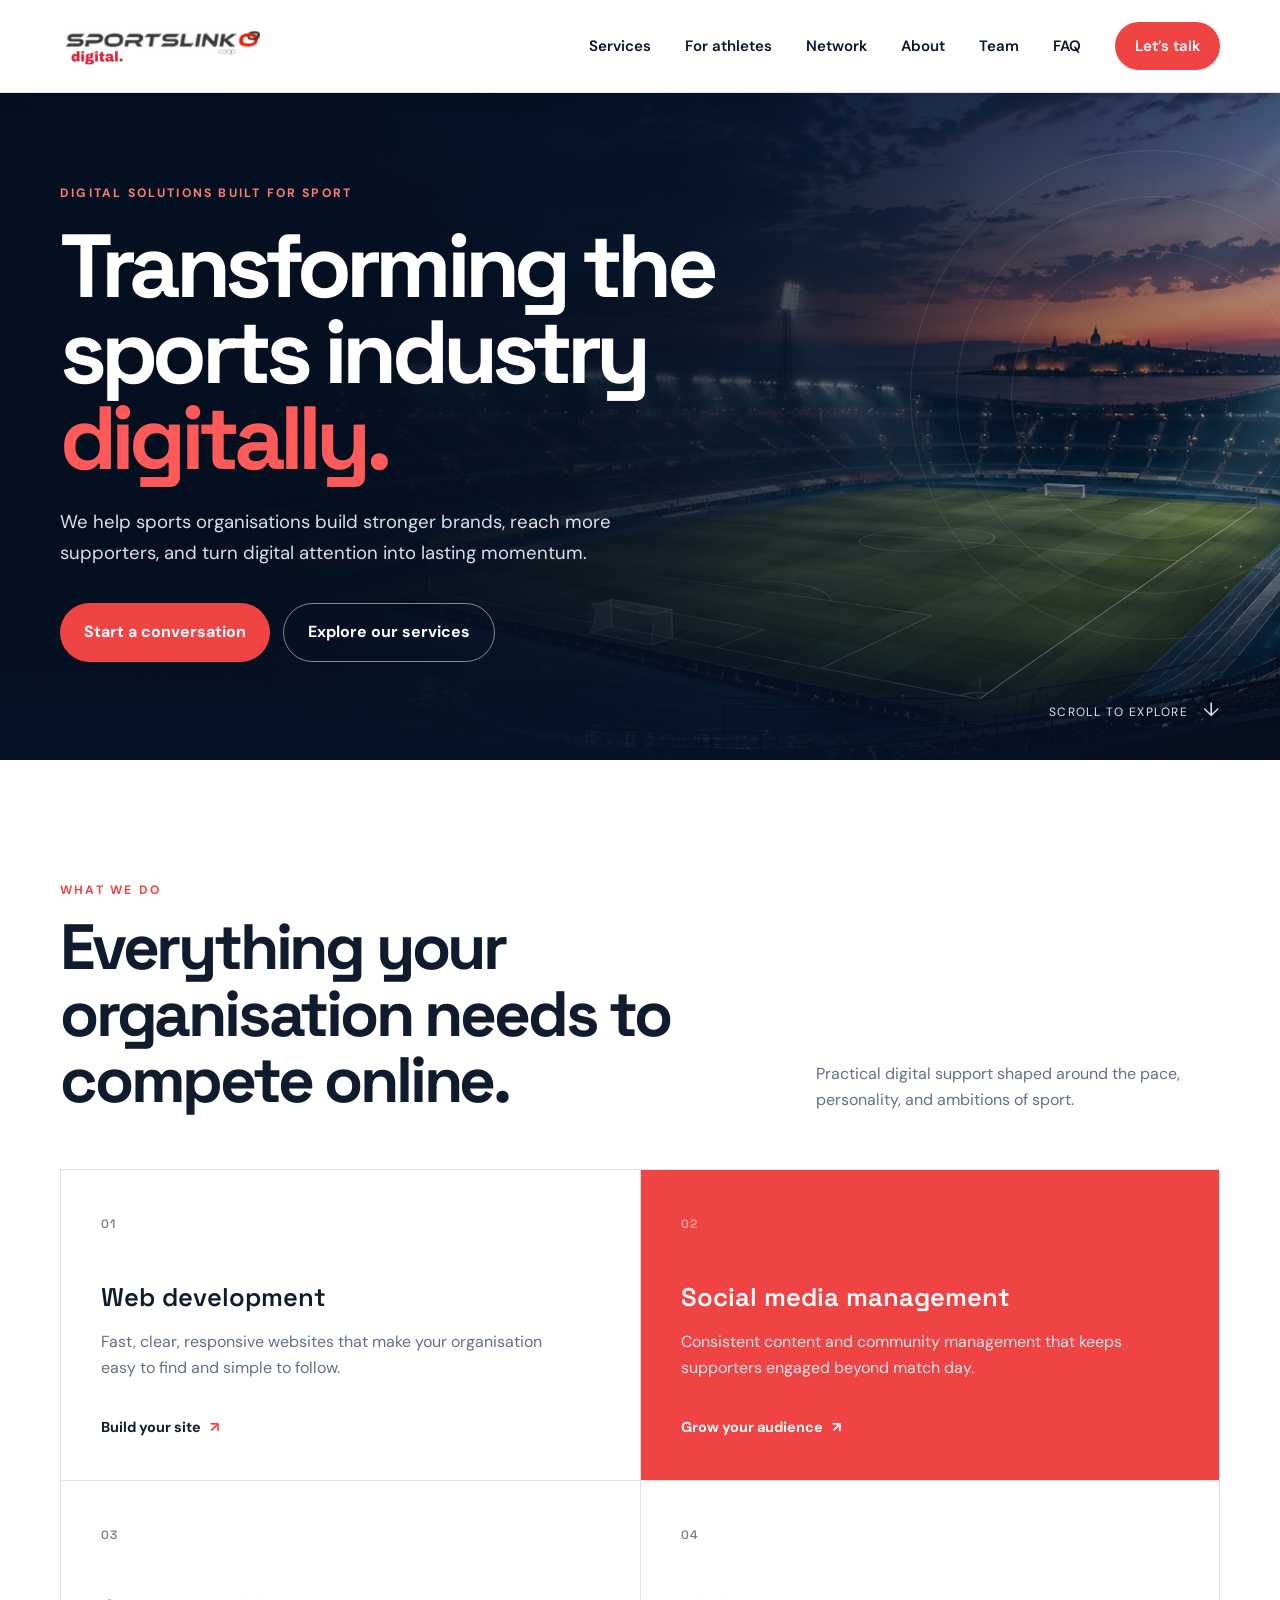
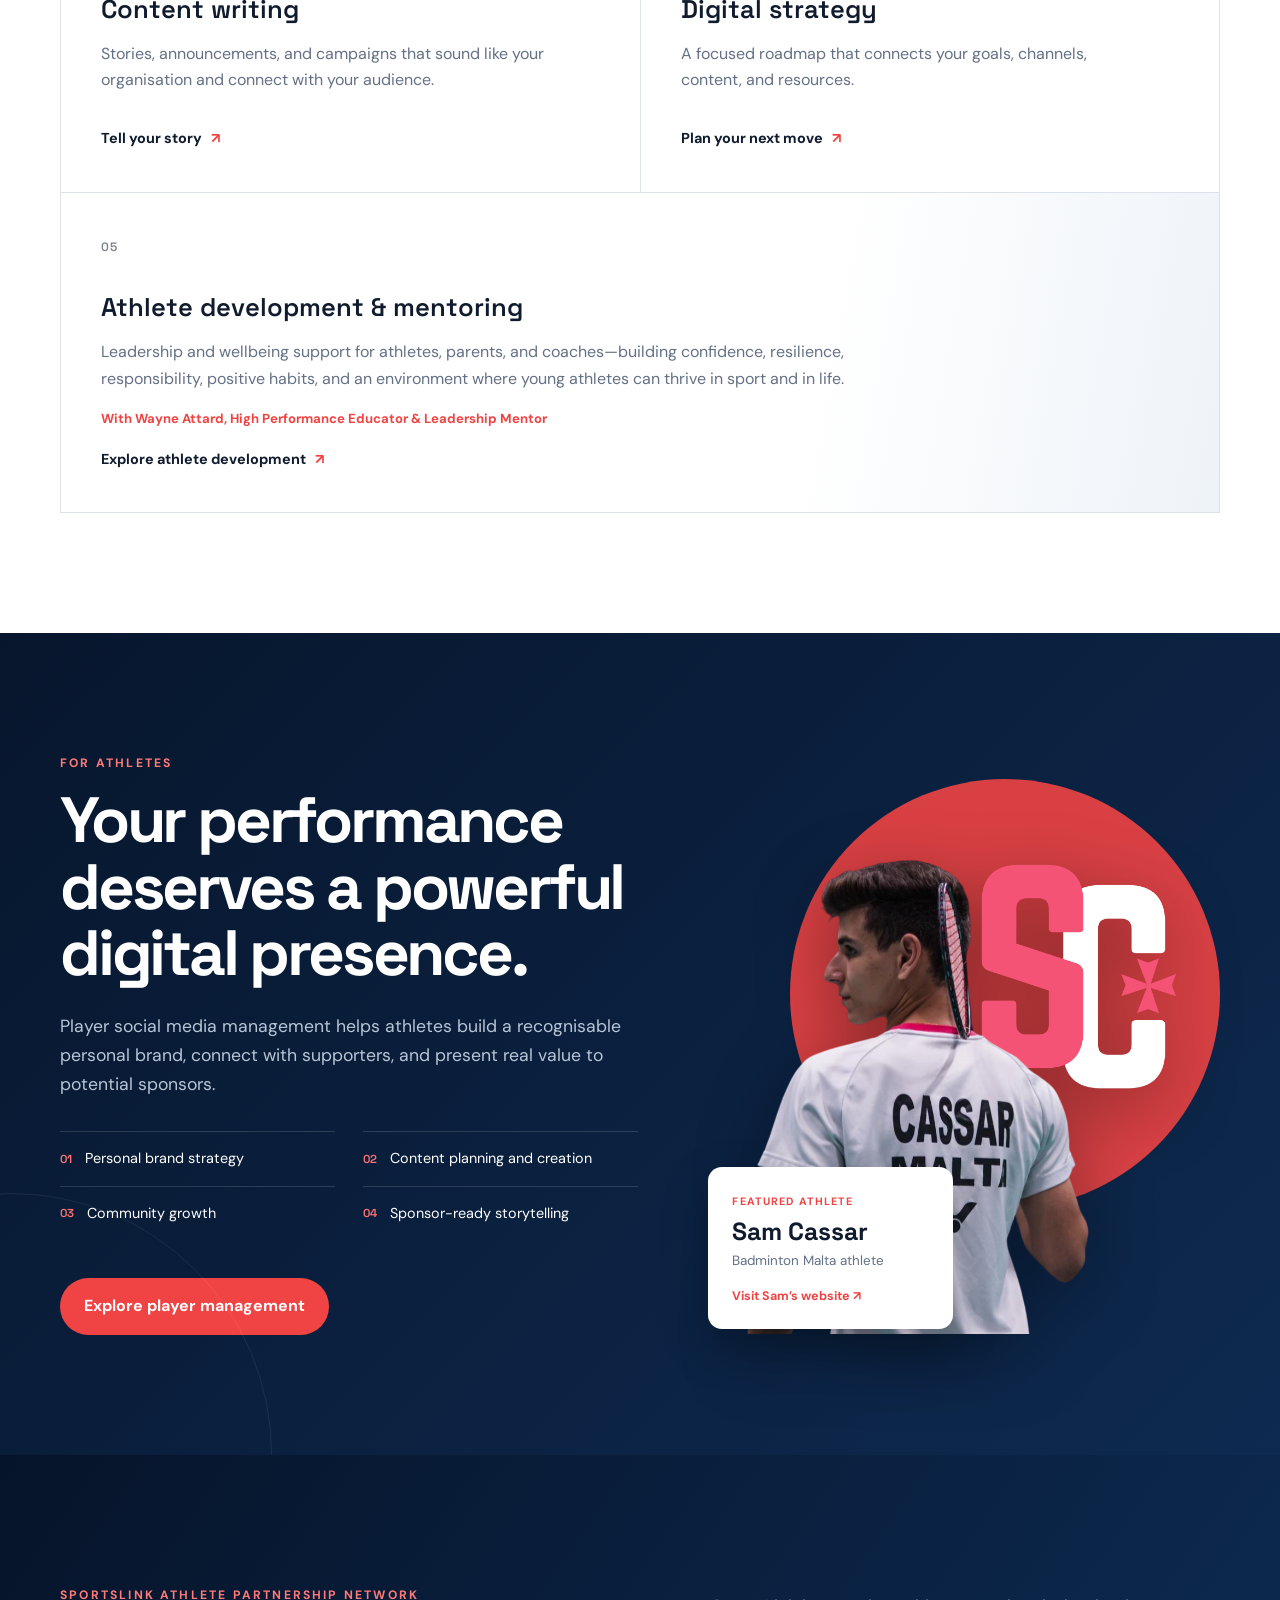
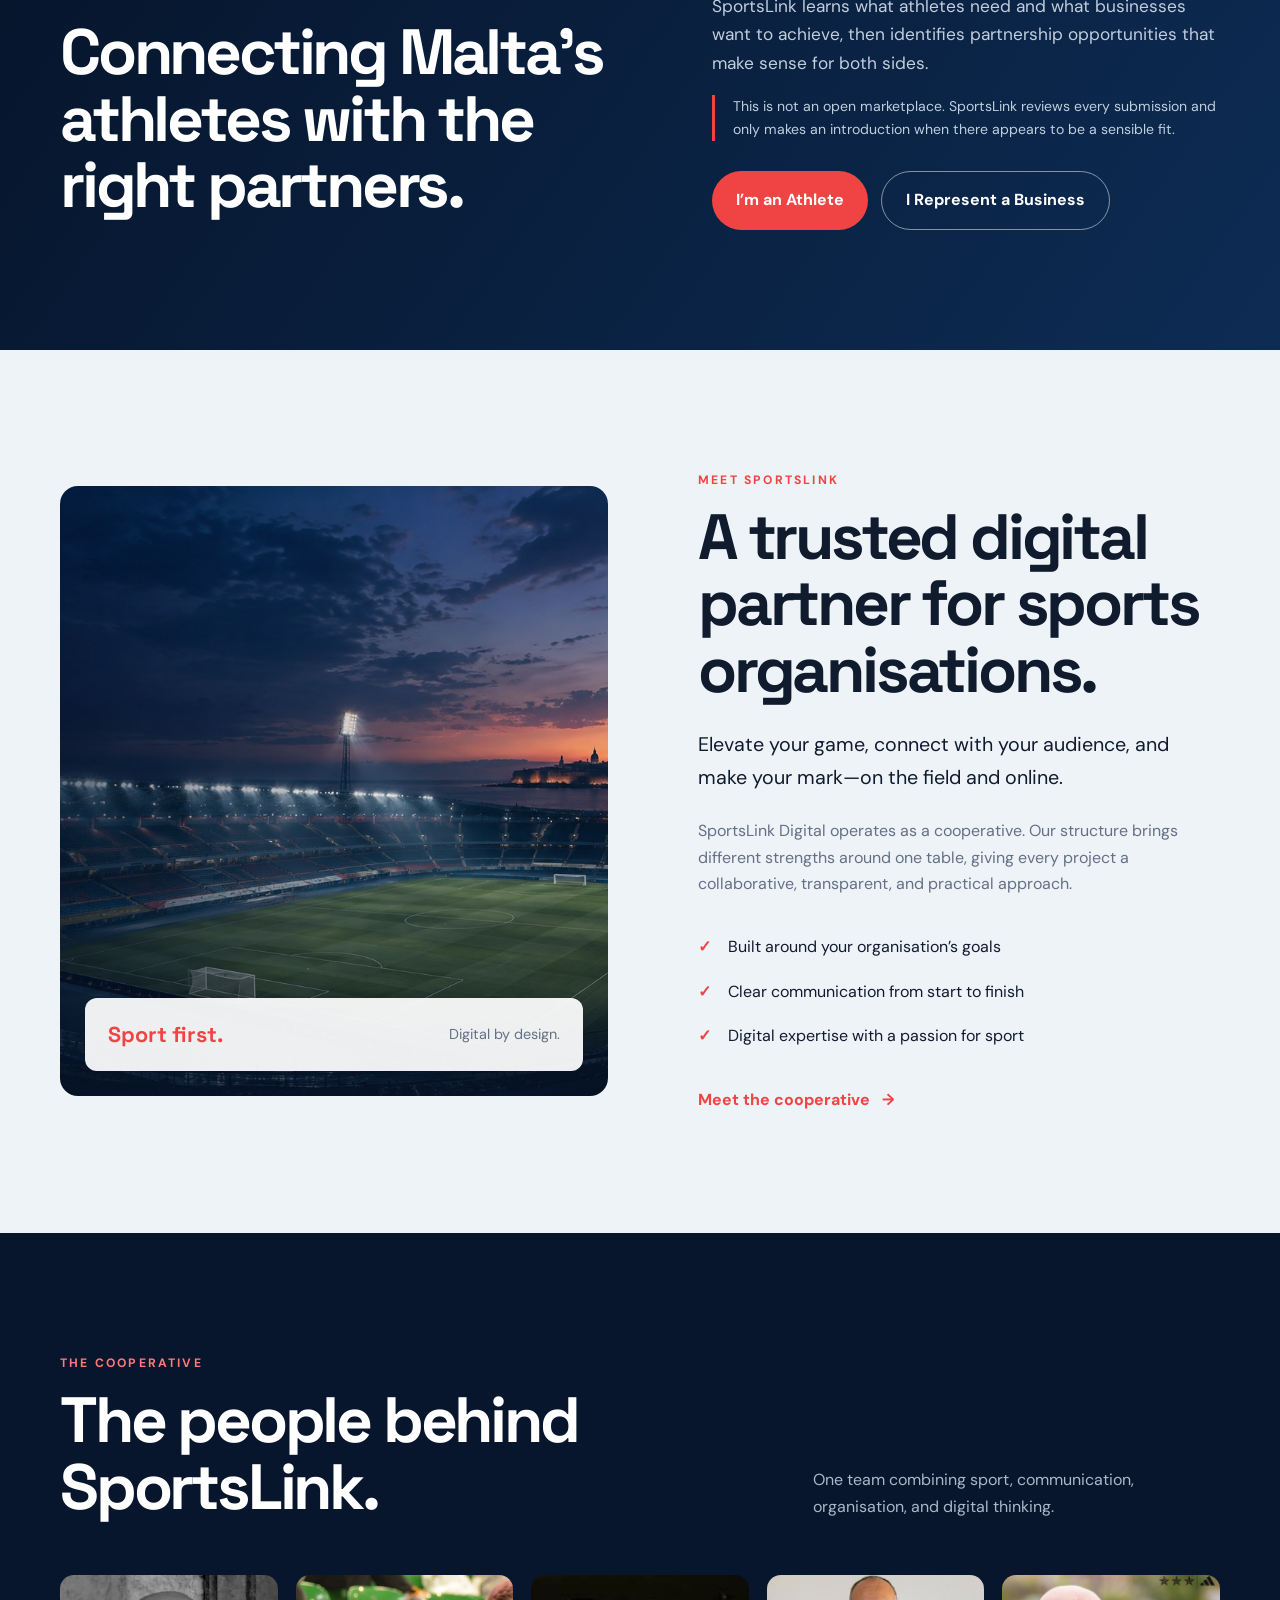
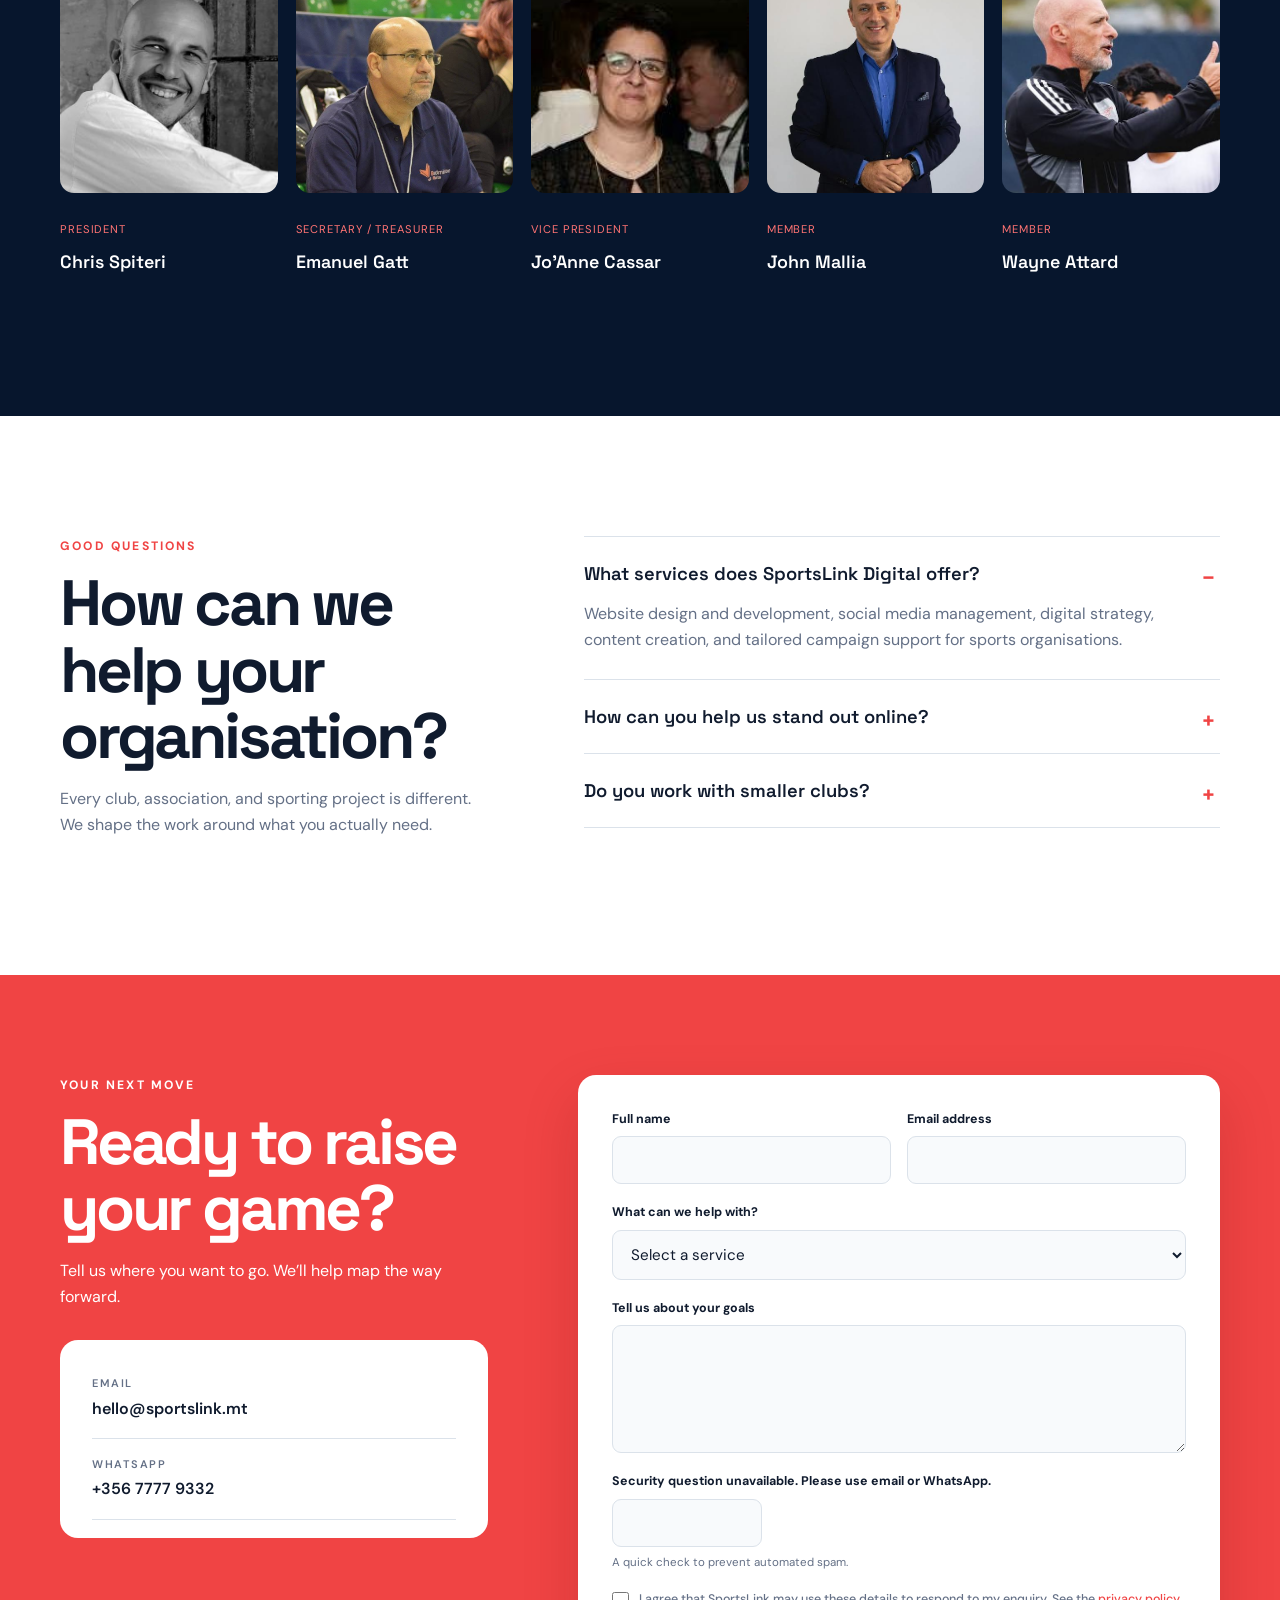
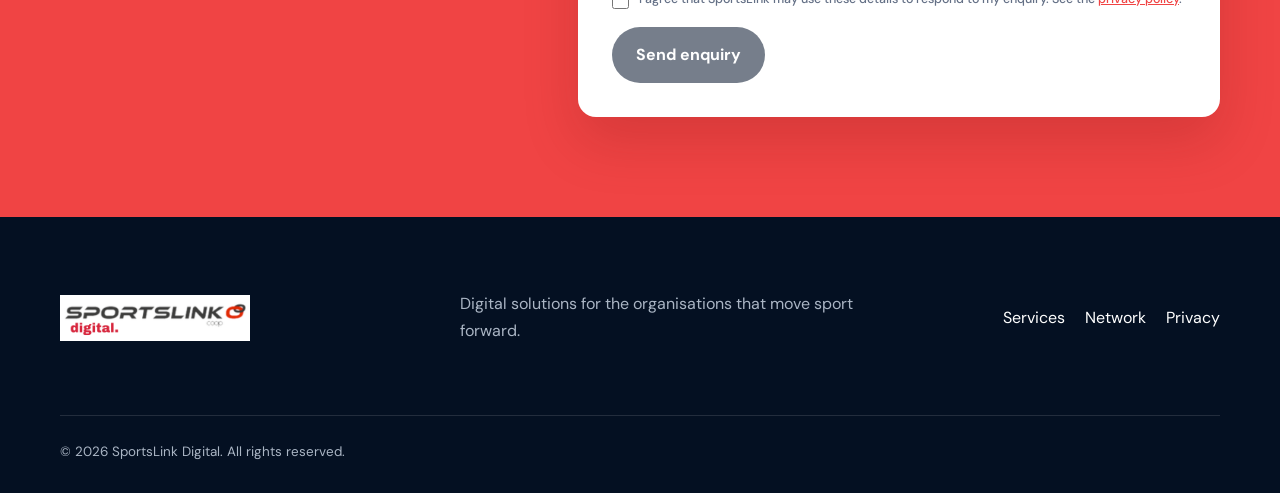
<file: index.html>
<!doctype html>
<html lang="en">
<head>
  <meta charset="utf-8">
  <meta name="viewport" content="width=device-width, initial-scale=1">
  <meta name="description" content="SportsLink Digital helps sports organisations and athletes in Malta grow through websites, social media, content, strategy, and development.">
  <meta name="theme-color" content="#091932">
  <link rel="canonical" href="https://sportslink.mt/">
  <title>Sports Marketing &amp; Digital Services Malta | SportsLink</title>
  <link rel="icon" href="assets/images/logo.png">
  <link rel="preload" href="assets/images/hero-v2.jpg" as="image">
  <link rel="stylesheet" href="assets/styles.css?v=10">
</head>
<body>
  <a class="skip-link" href="#main">Skip to content</a>
  <header class="site-header" id="top">
    <div class="shell nav-wrap">
      <a class="brand" href="#top" aria-label="SportsLink Digital home">
        <img src="assets/images/logo.png" width="250" height="60" alt="SportsLink Digital">
      </a>
      <button class="menu-toggle" type="button" aria-expanded="false" aria-controls="site-nav">
        <span></span><span></span><span></span><span class="sr-only">Open menu</span>
      </button>
      <nav id="site-nav" aria-label="Main navigation">
        <a href="services.html">Services</a>
        <a href="player-social-media.html">For athletes</a>
        <a href="network/">Network</a>
        <a href="#about">About</a>
        <a href="#team">Team</a>
        <a href="#faq">FAQ</a>
        <a class="nav-cta" href="#contact">Let’s talk</a>
      </nav>
    </div>
  </header>

  <main id="main">
    <section class="hero">
      <div class="hero-shape" aria-hidden="true"></div>
      <div class="shell hero-content">
        <p class="eyebrow light">Digital solutions built for sport</p>
        <h1>Transforming the sports industry <em>digitally.</em></h1>
        <p class="hero-copy">We help sports organisations build stronger brands, reach more supporters, and turn digital attention into lasting momentum.</p>
        <div class="button-row">
          <a class="button primary" href="#contact">Start a conversation</a>
          <a class="button secondary" href="#services">Explore our services</a>
        </div>
      </div>
      <a class="scroll-cue" href="#services">Scroll to explore <span>↓</span></a>
    </section>

    <section class="section services" id="services">
      <div class="shell">
        <div class="section-heading">
          <div>
            <p class="eyebrow">What we do</p>
            <h2>Everything your organisation needs to compete online.</h2>
          </div>
          <p>Practical digital support shaped around the pace, personality, and ambitions of sport.</p>
        </div>
        <div class="service-grid">
          <article class="service-card">
            <span class="service-number">01</span>
            <h3>Web development</h3>
            <p>Fast, clear, responsive websites that make your organisation easy to find and simple to follow.</p>
            <a href="services.html#web">Build your site <span aria-hidden="true">↗</span></a>
          </article>
          <article class="service-card featured">
            <span class="service-number">02</span>
            <h3>Social media management</h3>
            <p>Consistent content and community management that keeps supporters engaged beyond match day.</p>
            <a href="services.html#social">Grow your audience <span aria-hidden="true">↗</span></a>
          </article>
          <article class="service-card">
            <span class="service-number">03</span>
            <h3>Content writing</h3>
            <p>Stories, announcements, and campaigns that sound like your organisation and connect with your audience.</p>
            <a href="services.html#content">Tell your story <span aria-hidden="true">↗</span></a>
          </article>
          <article class="service-card">
            <span class="service-number">04</span>
            <h3>Digital strategy</h3>
            <p>A focused roadmap that connects your goals, channels, content, and resources.</p>
            <a href="services.html#strategy">Plan your next move <span aria-hidden="true">↗</span></a>
          </article>
          <article class="service-card service-card-wide">
            <span class="service-number">05</span>
            <h3>Athlete development &amp; mentoring</h3>
            <p>Leadership and wellbeing support for athletes, parents, and coaches—building confidence, resilience, responsibility, positive habits, and an environment where young athletes can thrive in sport and in life.</p>
            <p class="service-byline">With Wayne Attard, High Performance Educator &amp; Leadership Mentor</p>
            <a href="athlete-development.html">Explore athlete development <span aria-hidden="true">↗</span></a>
          </article>
        </div>
      </div>
    </section>

    <section class="section player-social" id="players">
      <div class="shell player-grid">
        <div class="player-copy">
          <p class="eyebrow light">For athletes</p>
          <h2>Your performance deserves a powerful digital presence.</h2>
          <p class="player-lead">Player social media management helps athletes build a recognisable personal brand, connect with supporters, and present real value to potential sponsors.</p>
          <div class="player-services">
            <div><strong>01</strong><span>Personal brand strategy</span></div>
            <div><strong>02</strong><span>Content planning and creation</span></div>
            <div><strong>03</strong><span>Community growth</span></div>
            <div><strong>04</strong><span>Sponsor-ready storytelling</span></div>
          </div>
          <a class="button primary" href="player-social-media.html">Explore player management</a>
        </div>
        <div class="player-feature">
          <div class="player-halo" aria-hidden="true"></div>
          <img src="assets/images/sam-cassar.png" width="900" height="900" loading="lazy" alt="Badminton athlete Sam Cassar representing Malta">
          <div class="player-label">
            <span>Featured athlete</span>
            <h3>Sam Cassar</h3>
            <p>Badminton Malta athlete</p>
            <a href="https://samcassar.com" target="_blank" rel="noopener">Visit Sam’s website <span aria-hidden="true">↗</span></a>
          </div>
        </div>
      </div>
    </section>

    <section class="section network-home" aria-labelledby="network-home-title">
      <div class="shell network-home-grid">
        <div>
          <p class="eyebrow light">SportsLink Athlete Partnership Network</p>
          <h2 id="network-home-title">Connecting Malta’s athletes with the right partners.</h2>
        </div>
        <div class="network-home-copy">
          <p>SportsLink learns what athletes need and what businesses want to achieve, then identifies partnership opportunities that make sense for both sides.</p>
          <p class="network-home-note">This is not an open marketplace. SportsLink reviews every submission and only makes an introduction when there appears to be a sensible fit.</p>
          <div class="button-row">
            <a class="button primary" href="network/?route=athlete#network-form">I’m an Athlete</a>
            <a class="button secondary" href="network/?route=business#network-form">I Represent a Business</a>
          </div>
        </div>
      </div>
    </section>

    <section class="section about" id="about">
      <div class="shell about-grid">
        <div class="about-visual" aria-label="Sports stadium under lights">
          <div class="stat"><strong>Sport first.</strong><span>Digital by design.</span></div>
        </div>
        <div class="about-copy">
          <p class="eyebrow">Meet SportsLink</p>
          <h2>A trusted digital partner for sports organisations.</h2>
          <p class="lead">Elevate your game, connect with your audience, and make your mark—on the field and online.</p>
          <p>SportsLink Digital operates as a cooperative. Our structure brings different strengths around one table, giving every project a collaborative, transparent, and practical approach.</p>
          <ul class="ticks">
            <li>Built around your organisation’s goals</li>
            <li>Clear communication from start to finish</li>
            <li>Digital expertise with a passion for sport</li>
          </ul>
          <a class="text-link" href="#team">Meet the cooperative <span aria-hidden="true">→</span></a>
        </div>
      </div>
    </section>

    <section class="section team" id="team">
      <div class="shell">
        <p class="eyebrow light">The cooperative</p>
        <div class="team-heading">
          <h2>The people behind SportsLink.</h2>
          <p>One team combining sport, communication, organisation, and digital thinking.</p>
        </div>
        <div class="team-grid">
          <article><img src="assets/images/team/chris-spiteri.png" alt="Chris Spiteri" width="465" height="465" loading="lazy"><span>President</span><h3>Chris Spiteri</h3></article>
          <article><img src="assets/images/team/emanuel-gatt.png" alt="Emanuel Gatt" width="750" height="750" loading="lazy"><span>Secretary / Treasurer</span><h3>Emanuel Gatt</h3></article>
          <article><img src="assets/images/team/joanne-cassar.png" alt="Jo’Anne Cassar" width="200" height="188" loading="lazy"><span>Vice President</span><h3>Jo’Anne Cassar</h3></article>
          <article><img src="assets/images/team/john-mallia.png" alt="John Mallia" width="523" height="587" loading="lazy"><span>Member</span><h3>John Mallia</h3></article>
          <article><img src="assets/images/team/wayne-attard.png" alt="Wayne Attard" width="447" height="447" loading="lazy"><span>Member</span><h3>Wayne Attard</h3></article>
        </div>
      </div>
    </section>

    <section class="section faq" id="faq">
      <div class="shell faq-grid">
        <div>
          <p class="eyebrow">Good questions</p>
          <h2>How can we help your organisation?</h2>
          <p>Every club, association, and sporting project is different. We shape the work around what you actually need.</p>
        </div>
        <div class="accordion">
          <details open>
            <summary>What services does SportsLink Digital offer?</summary>
            <p>Website design and development, social media management, digital strategy, content creation, and tailored campaign support for sports organisations.</p>
          </details>
          <details>
            <summary>How can you help us stand out online?</summary>
            <p>We clarify your message, strengthen your visual presence, and create consistent digital experiences that help supporters and sponsors connect with you.</p>
          </details>
          <details>
            <summary>Do you work with smaller clubs?</summary>
            <p>Yes. The right approach depends on your goals and resources, not the size of your organisation. Contact us and we’ll identify the most useful starting point.</p>
          </details>
        </div>
      </div>
    </section>

    <section class="contact" id="contact">
      <div class="shell contact-grid">
        <div class="contact-intro">
          <p class="eyebrow light">Your next move</p>
          <h2>Ready to raise your game?</h2>
          <p>Tell us where you want to go. We’ll help map the way forward.</p>
          <div class="contact-card">
            <a href="mailto:hello@sportslink.mt"><span>Email</span>hello@sportslink.mt</a>
            <a href="https://wa.me/35677779332" target="_blank" rel="noopener"><span>WhatsApp</span>+356 7777 9332</a>
          </div>
        </div>
        <form class="contact-form" action="contact.php" method="post">
          <p class="form-status" id="form-status" role="status" aria-live="polite"></p>
          <div class="form-row">
            <label>Full name<input type="text" name="name" autocomplete="name" maxlength="80" required></label>
            <label>Email address<input type="email" name="email" autocomplete="email" maxlength="120" required></label>
          </div>
          <label>What can we help with?
            <select name="service" required>
              <option value="">Select a service</option>
              <option>Web development</option>
              <option>Social media management</option>
              <option>Content writing</option>
              <option>Digital strategy</option>
              <option>Player social media management</option>
              <option>Athlete development and mentoring</option>
              <option>Something else</option>
            </select>
          </label>
          <label>Tell us about your goals<textarea name="message" rows="5" minlength="10" maxlength="2000" required></textarea></label>
          <label class="captcha-field"><span id="captcha-question">Loading security question…</span><input type="number" name="captcha" inputmode="numeric" min="0" max="30" required aria-describedby="captcha-help"><small id="captcha-help">A quick check to prevent automated spam.</small></label>
          <label class="consent"><input type="checkbox" name="privacy" value="yes" required><span>I agree that SportsLink may use these details to respond to my enquiry. See the <a href="privacy.html">privacy policy</a>.</span></label>
          <div class="website-field" aria-hidden="true"><label>Website<input type="text" name="website" tabindex="-1" autocomplete="off"></label></div>
          <button class="button form-button" type="submit">Send enquiry</button>
        </form>
      </div>
    </section>
  </main>

  <footer>
    <div class="shell footer-grid">
      <img src="assets/images/logo.png" width="250" height="60" alt="SportsLink Digital">
      <p>Digital solutions for the organisations that move sport forward.</p>
      <div class="footer-links"><a href="services.html">Services</a><a href="network/">Network</a><a href="privacy.html">Privacy</a></div>
      <p class="copyright">© <span id="year"></span> SportsLink Digital. All rights reserved.</p>
    </div>
  </footer>
  <script src="assets/site.js?v=6"></script>
</body>
</html>
</file>
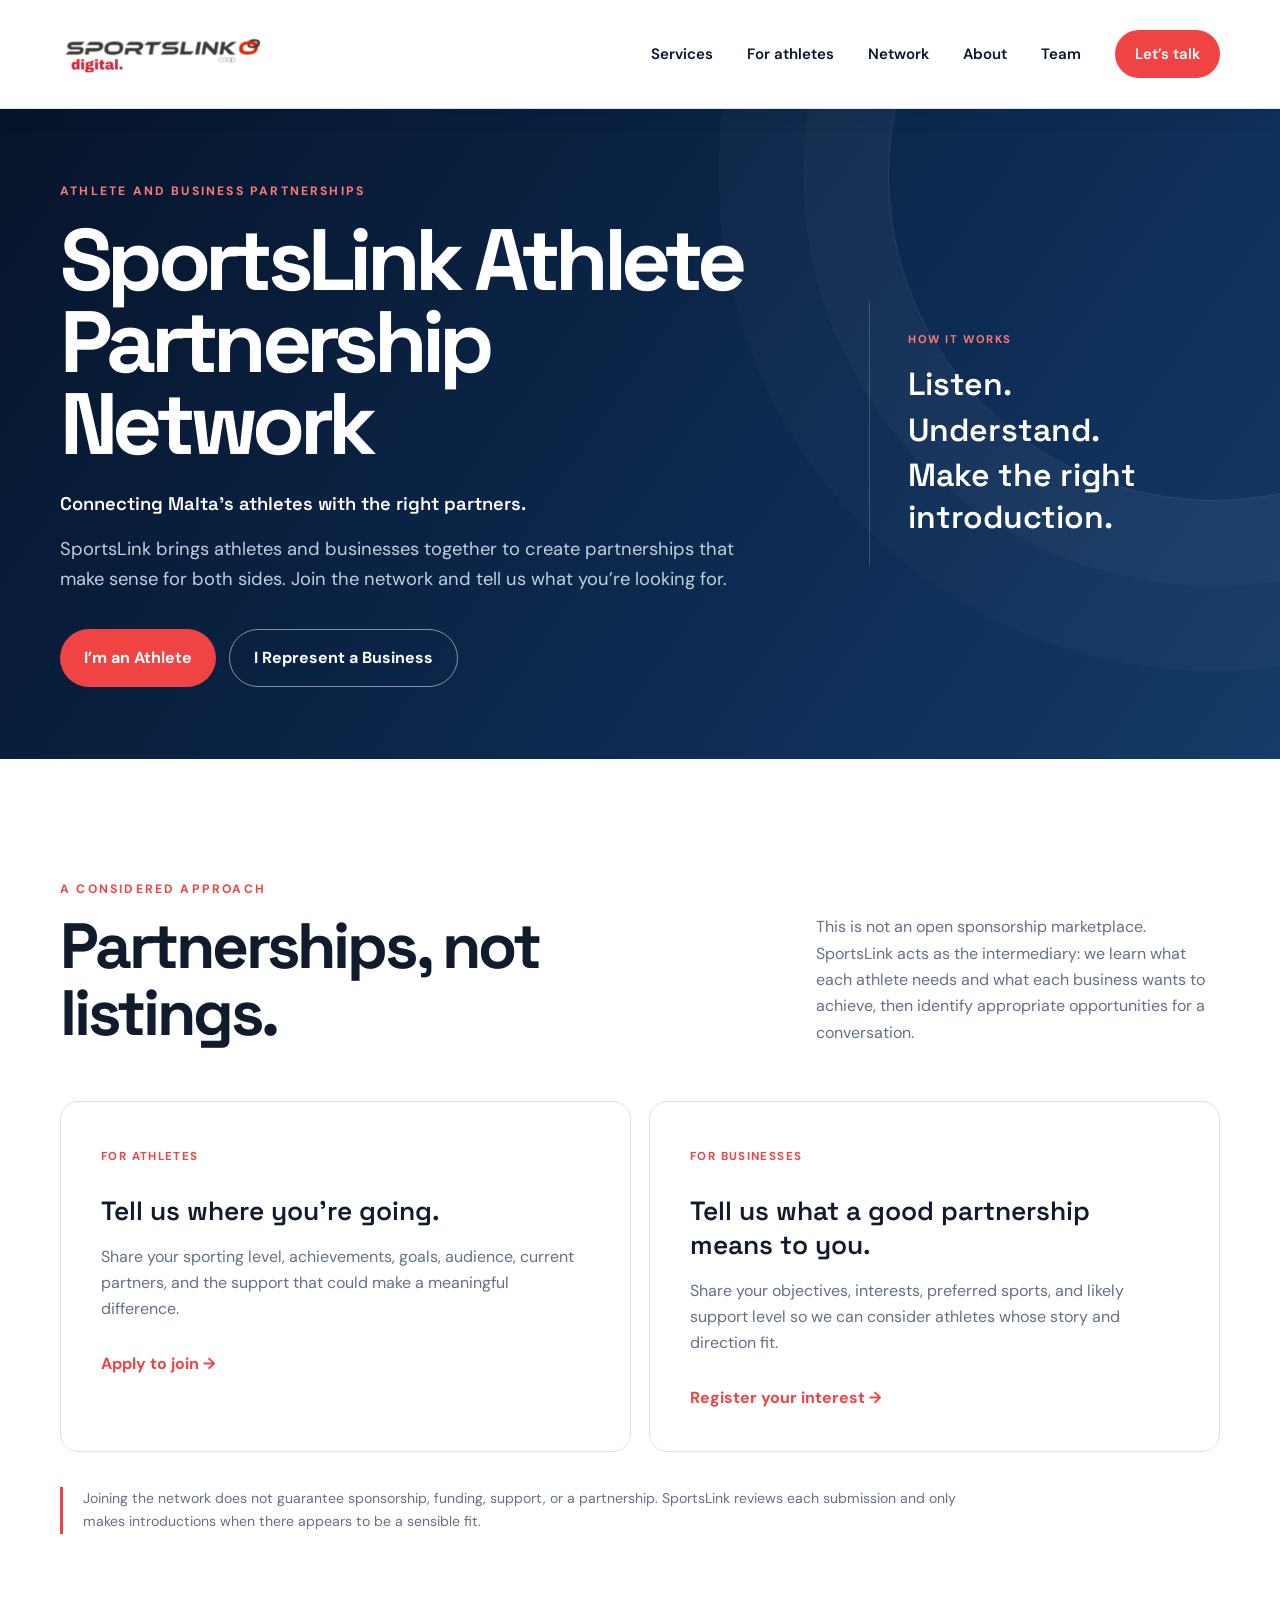
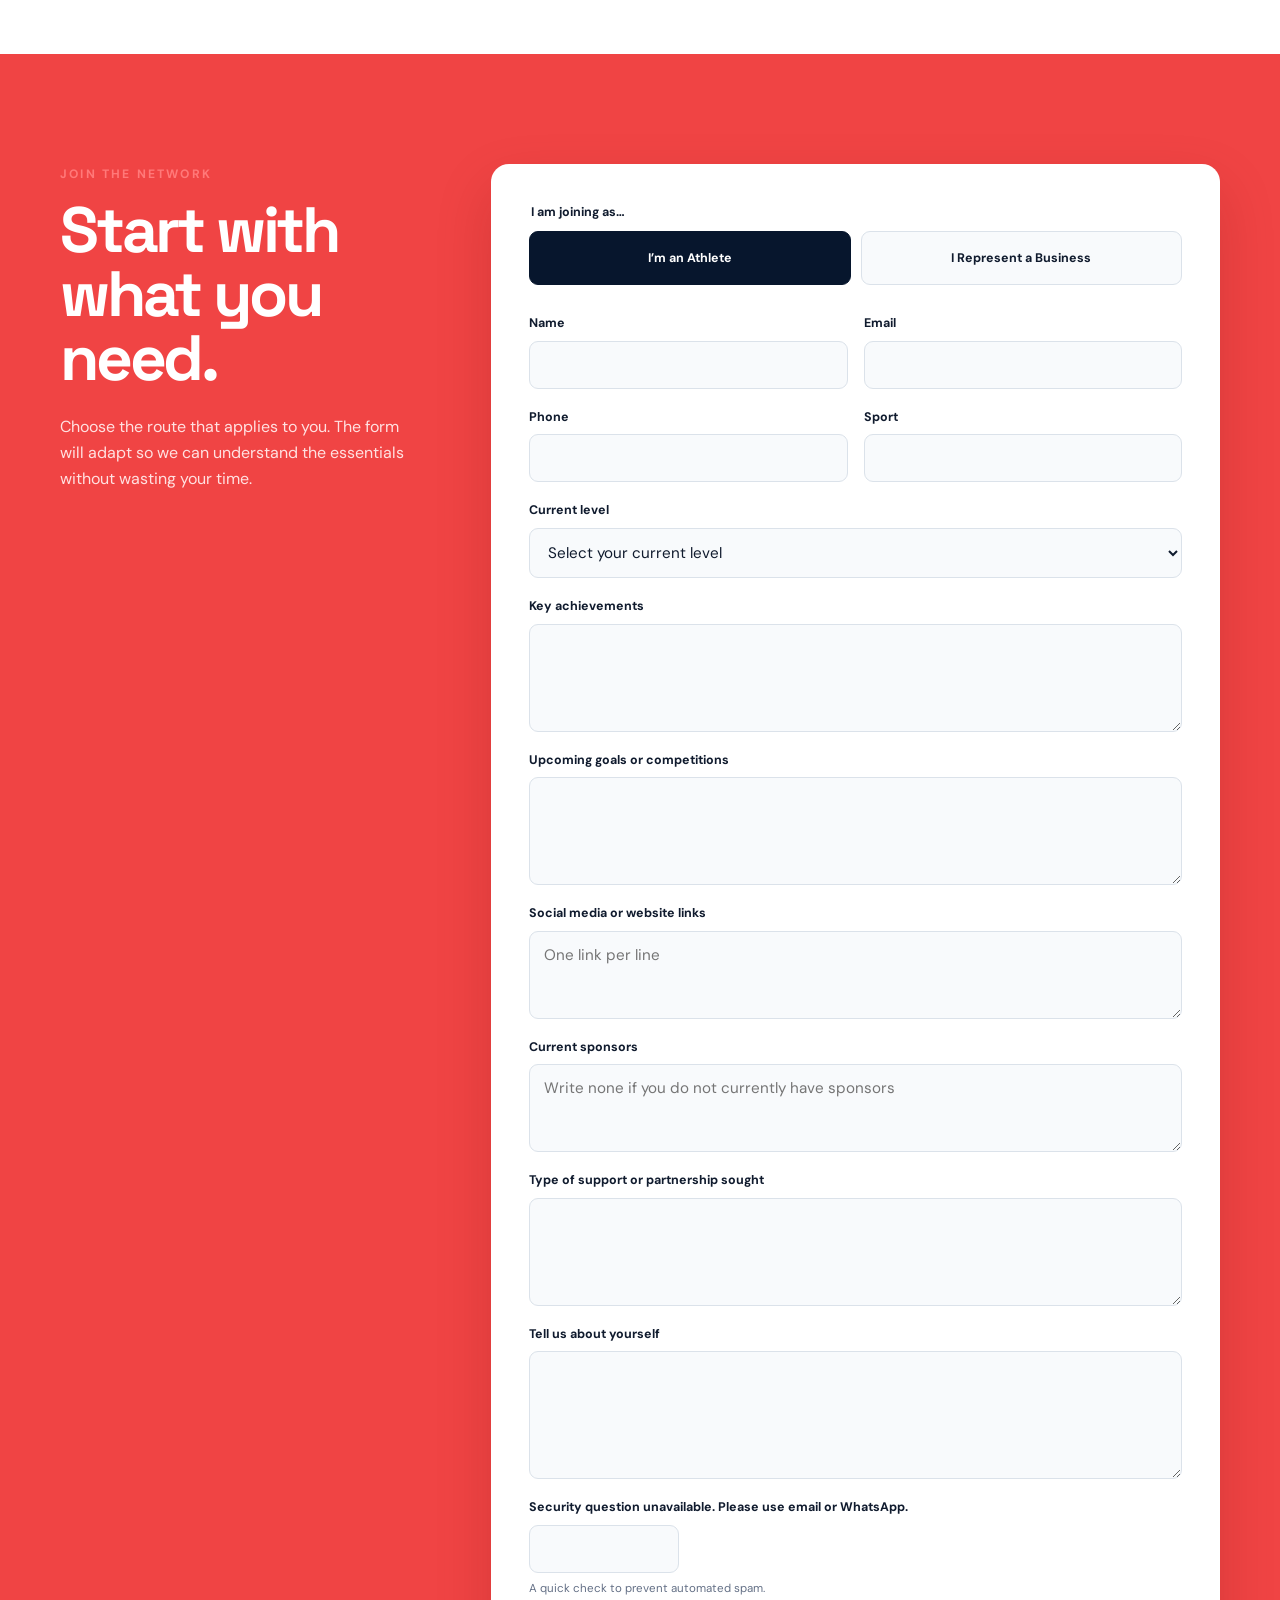
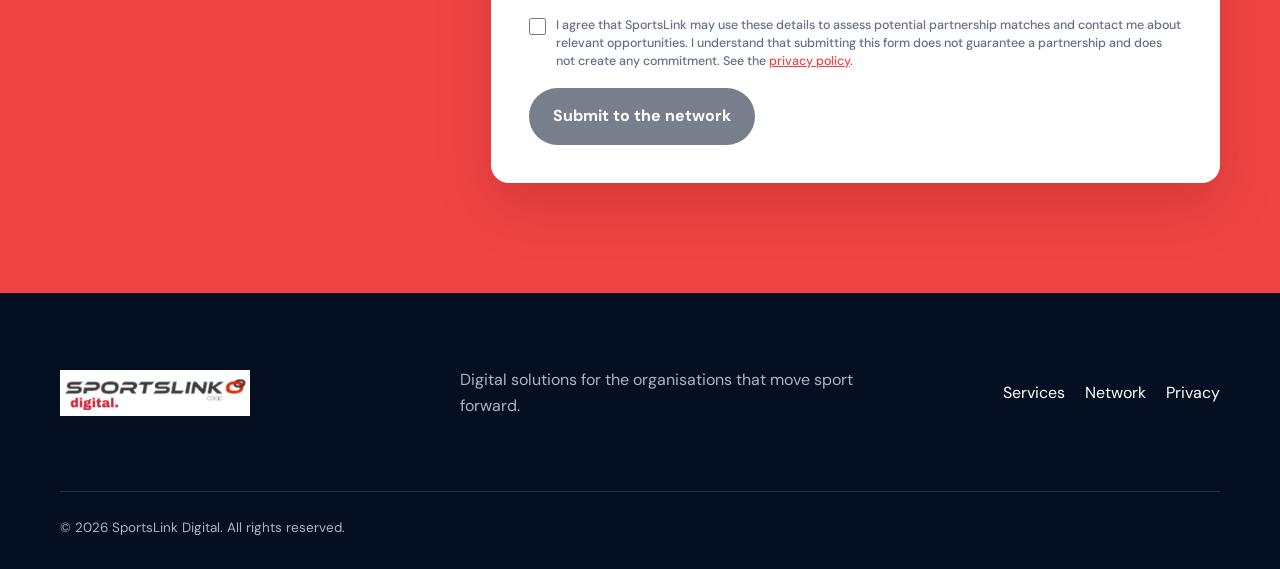
<file: network/index.html>
<!doctype html>
<html lang="en">
<head>
  <meta charset="utf-8">
  <meta name="viewport" content="width=device-width, initial-scale=1">
  <meta name="description" content="SportsLink connects Malta’s athletes with suitable business partners through carefully matched, commercially sensible partnerships.">
  <meta name="theme-color" content="#091932">
  <link rel="canonical" href="https://sportslink.mt/network/">
  <title>SportsLink Athlete Partnership Network | Malta</title>
  <link rel="icon" href="/assets/images/logo.png">
  <link rel="stylesheet" href="/assets/styles.css?v=10">
</head>
<body class="inner-page network-page">
  <a class="skip-link" href="#main">Skip to content</a>
  <header class="site-header solid">
    <div class="shell nav-wrap">
      <a class="brand" href="/"><img src="/assets/images/logo.png" width="250" height="60" alt="SportsLink Digital"></a>
      <button class="menu-toggle" type="button" aria-expanded="false" aria-controls="site-nav"><span></span><span></span><span></span><span class="sr-only">Open menu</span></button>
      <nav id="site-nav" aria-label="Main navigation"><a href="/services.html">Services</a><a href="/player-social-media.html">For athletes</a><a href="/network/" aria-current="page">Network</a><a href="/#about">About</a><a href="/#team">Team</a><a class="nav-cta" href="/#contact">Let’s talk</a></nav>
    </div>
  </header>

  <main id="main">
    <section class="network-hero">
      <div class="shell network-hero-grid">
        <div>
          <p class="eyebrow light">Athlete and business partnerships</p>
          <h1>SportsLink Athlete Partnership Network</h1>
          <p class="network-proposition">Connecting Malta’s athletes with the right partners.</p>
          <p>SportsLink brings athletes and businesses together to create partnerships that make sense for both sides. Join the network and tell us what you’re looking for.</p>
          <div class="button-row"><a class="button primary" href="?route=athlete#network-form" data-route-link="athlete">I’m an Athlete</a><a class="button secondary" href="?route=business#network-form" data-route-link="business">I Represent a Business</a></div>
        </div>
        <div class="network-principle"><span>How it works</span><strong>Listen.</strong><strong>Understand.</strong><strong>Make the right introduction.</strong></div>
      </div>
    </section>

    <section class="section network-explainer">
      <div class="shell">
        <div class="section-heading"><div><p class="eyebrow">A considered approach</p><h2>Partnerships, not listings.</h2></div><p>This is not an open sponsorship marketplace. SportsLink acts as the intermediary: we learn what each athlete needs and what each business wants to achieve, then identify appropriate opportunities for a conversation.</p></div>
        <div class="network-audiences">
          <article><span>For athletes</span><h3>Tell us where you’re going.</h3><p>Share your sporting level, achievements, goals, audience, current partners, and the support that could make a meaningful difference.</p><a href="?route=athlete#network-form" data-route-link="athlete">Apply to join <span aria-hidden="true">→</span></a></article>
          <article><span>For businesses</span><h3>Tell us what a good partnership means to you.</h3><p>Share your objectives, interests, preferred sports, and likely support level so we can consider athletes whose story and direction fit.</p><a href="?route=business#network-form" data-route-link="business">Register your interest <span aria-hidden="true">→</span></a></article>
        </div>
        <p class="network-note">Joining the network does not guarantee sponsorship, funding, support, or a partnership. SportsLink reviews each submission and only makes introductions when there appears to be a sensible fit.</p>
      </div>
    </section>

    <section class="network-form-section" id="network-form">
      <div class="shell network-form-shell">
        <div class="network-form-intro"><p class="eyebrow light">Join the network</p><h2>Start with what you need.</h2><p>Choose the route that applies to you. The form will adapt so we can understand the essentials without wasting your time.</p></div>
        <form class="contact-form network-form" action="/network-submit.php" method="post">
          <p class="form-status" id="form-status" role="status" aria-live="polite"></p>
          <fieldset class="route-choice">
            <legend>I am joining as…</legend>
            <label><input type="radio" name="route" value="athlete" checked><span>I’m an Athlete</span></label>
            <label><input type="radio" name="route" value="business"><span>I Represent a Business</span></label>
          </fieldset>

          <div class="route-fields" data-fields-for="athlete">
            <div class="form-row"><label>Name<input type="text" name="athlete_name" autocomplete="name" maxlength="100" required></label><label>Email<input type="email" name="athlete_email" autocomplete="email" maxlength="150" required></label></div>
            <div class="form-row"><label>Phone<input type="tel" name="athlete_phone" autocomplete="tel" maxlength="30" required></label><label>Sport<input type="text" name="sport" maxlength="100" required></label></div>
            <label>Current level<select name="current_level" required><option value="">Select your current level</option><option>Development / Youth</option><option>Club</option><option>National</option><option>International</option><option>Professional</option><option>Other</option></select></label>
            <label>Key achievements<textarea name="achievements" rows="4" maxlength="2000" required></textarea></label>
            <label>Upcoming goals or competitions<textarea name="goals" rows="4" maxlength="2000" required></textarea></label>
            <label>Social media or website links<textarea name="athlete_links" rows="3" maxlength="1000" placeholder="One link per line"></textarea></label>
            <label>Current sponsors<textarea name="current_sponsors" rows="3" maxlength="1500" placeholder="Write none if you do not currently have sponsors"></textarea></label>
            <label>Type of support or partnership sought<textarea name="support_sought" rows="4" maxlength="2000" required></textarea></label>
            <label>Tell us about yourself<textarea name="athlete_about" rows="5" maxlength="3000" required></textarea></label>
          </div>

          <div class="route-fields" data-fields-for="business" hidden>
            <div class="form-row"><label>Company<input type="text" name="company" autocomplete="organization" maxlength="150" disabled required></label><label>Contact name<input type="text" name="business_contact" autocomplete="name" maxlength="100" disabled required></label></div>
            <div class="form-row"><label>Role<input type="text" name="business_role" autocomplete="organization-title" maxlength="100" disabled required></label><label>Email<input type="email" name="business_email" autocomplete="email" maxlength="150" disabled required></label></div>
            <div class="form-row"><label>Phone<input type="tel" name="business_phone" autocomplete="tel" maxlength="30" disabled required></label><label>Industry<input type="text" name="industry" maxlength="120" disabled required></label></div>
            <fieldset class="interest-options"><legend>Partnership interests</legend><label><input type="checkbox" name="interests[]" value="Athlete Sponsorship" disabled> Athlete Sponsorship</label><label><input type="checkbox" name="interests[]" value="Brand Ambassador" disabled> Brand Ambassador</label><label><input type="checkbox" name="interests[]" value="Content Partnership" disabled> Content Partnership</label><label><input type="checkbox" name="interests[]" value="Events" disabled> Events</label><label><input type="checkbox" name="interests[]" value="CSR / Community" disabled> CSR / Community</label><label><input type="checkbox" name="interests[]" value="Product / Service Support" disabled> Product / Service Support</label><label><input type="checkbox" name="interests[]" value="Not Sure Yet" disabled> Not Sure Yet</label></fieldset>
            <label>Sports of interest<input type="text" name="sports_interest" maxlength="300" disabled required></label>
            <label>Approximate budget or support level <small>(optional)</small><input type="text" name="budget" maxlength="200" disabled></label>
            <label>Partnership objectives<textarea name="objectives" rows="5" maxlength="2500" disabled required></textarea></label>
            <label>Additional information<textarea name="business_additional" rows="4" maxlength="2500" disabled></textarea></label>
          </div>

          <label class="captcha-field"><span id="captcha-question">Loading security question…</span><input type="number" name="captcha" inputmode="numeric" min="0" max="30" required aria-describedby="captcha-help"><small id="captcha-help">A quick check to prevent automated spam.</small></label>
          <label class="consent"><input type="checkbox" name="privacy" value="yes" required><span>I agree that SportsLink may use these details to assess potential partnership matches and contact me about relevant opportunities. I understand that submitting this form does not guarantee a partnership and does not create any commitment. See the <a href="/privacy.html">privacy policy</a>.</span></label>
          <div class="website-field" aria-hidden="true"><label>Website<input type="text" name="website" tabindex="-1" autocomplete="off"></label></div>
          <button class="button form-button" type="submit">Submit to the network</button>
        </form>
      </div>
    </section>
  </main>

  <footer><div class="shell footer-grid"><img src="/assets/images/logo.png" width="250" height="60" alt="SportsLink Digital"><p>Digital solutions for the organisations that move sport forward.</p><div class="footer-links"><a href="/services.html">Services</a><a href="/network/">Network</a><a href="/privacy.html">Privacy</a></div><p class="copyright">© <span id="year"></span> SportsLink Digital. All rights reserved.</p></div></footer>
  <script src="/assets/site.js?v=6"></script>
</body>
</html>
</file>
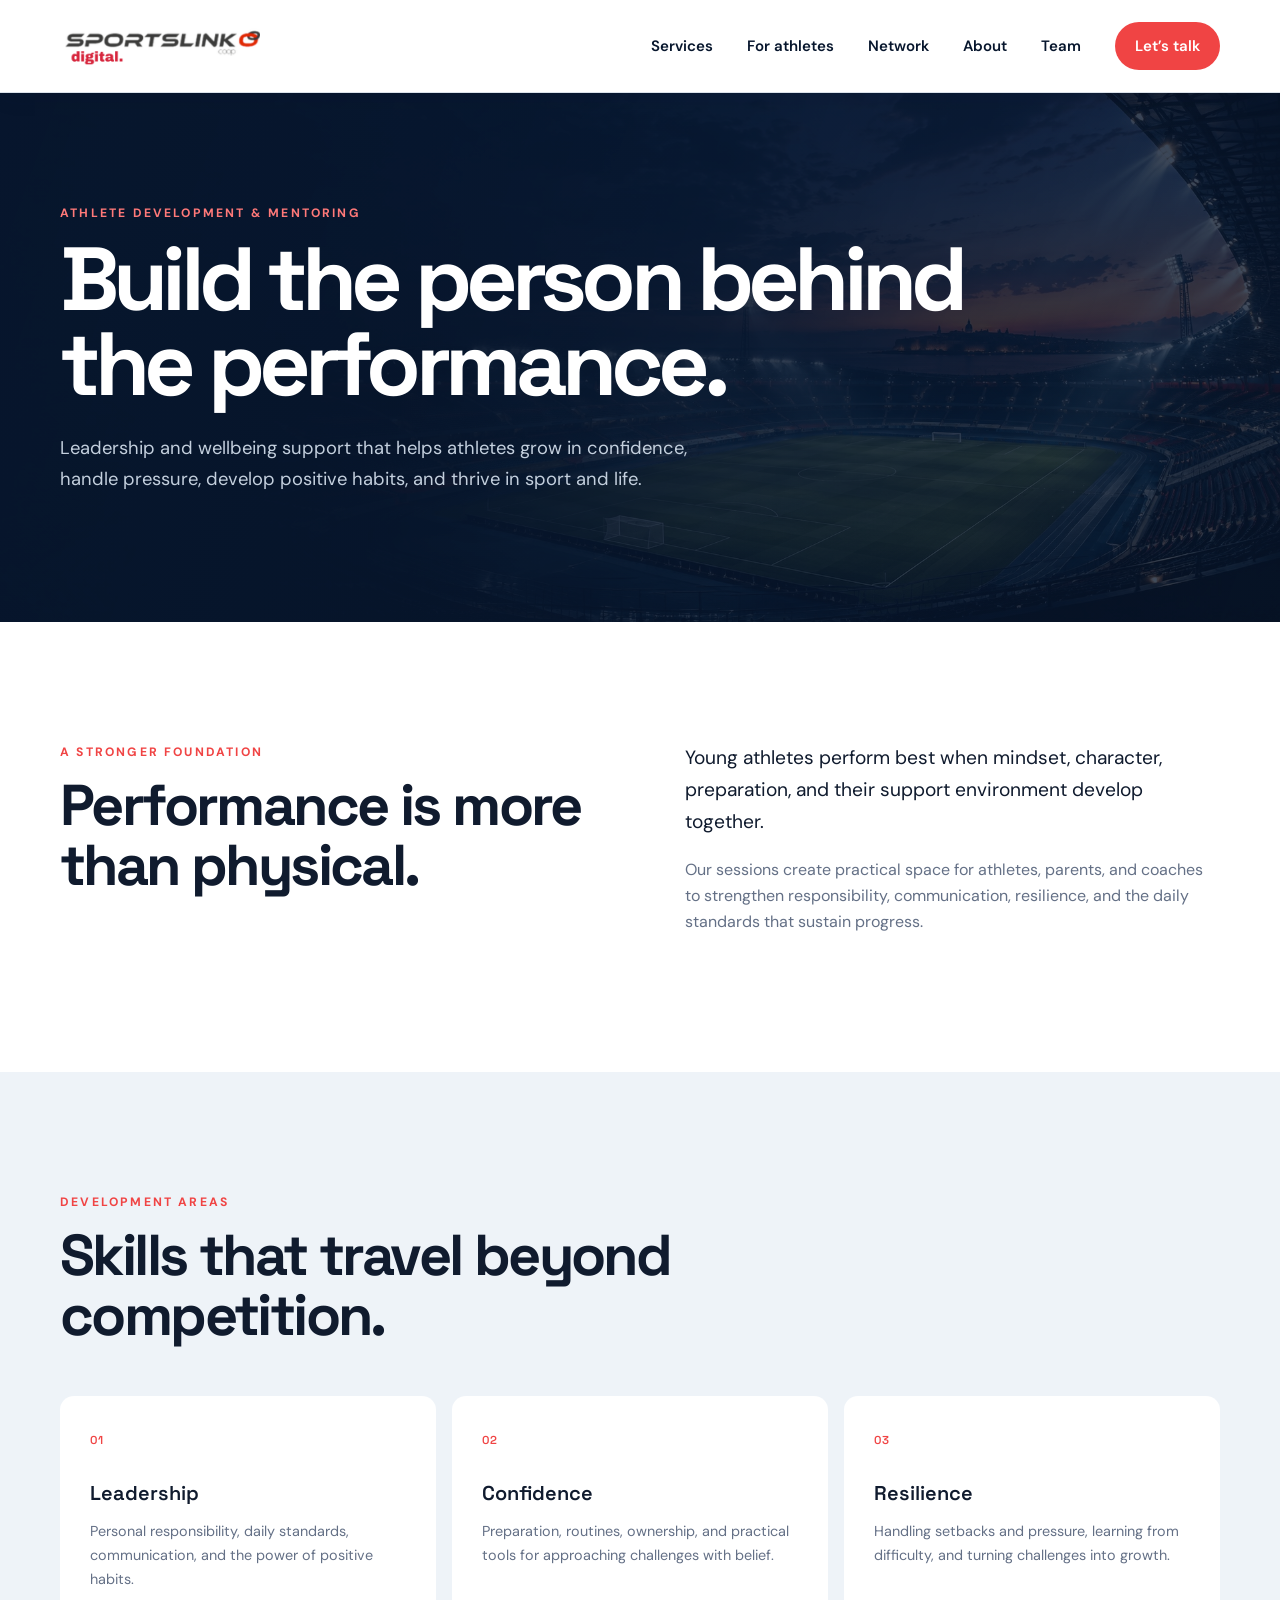
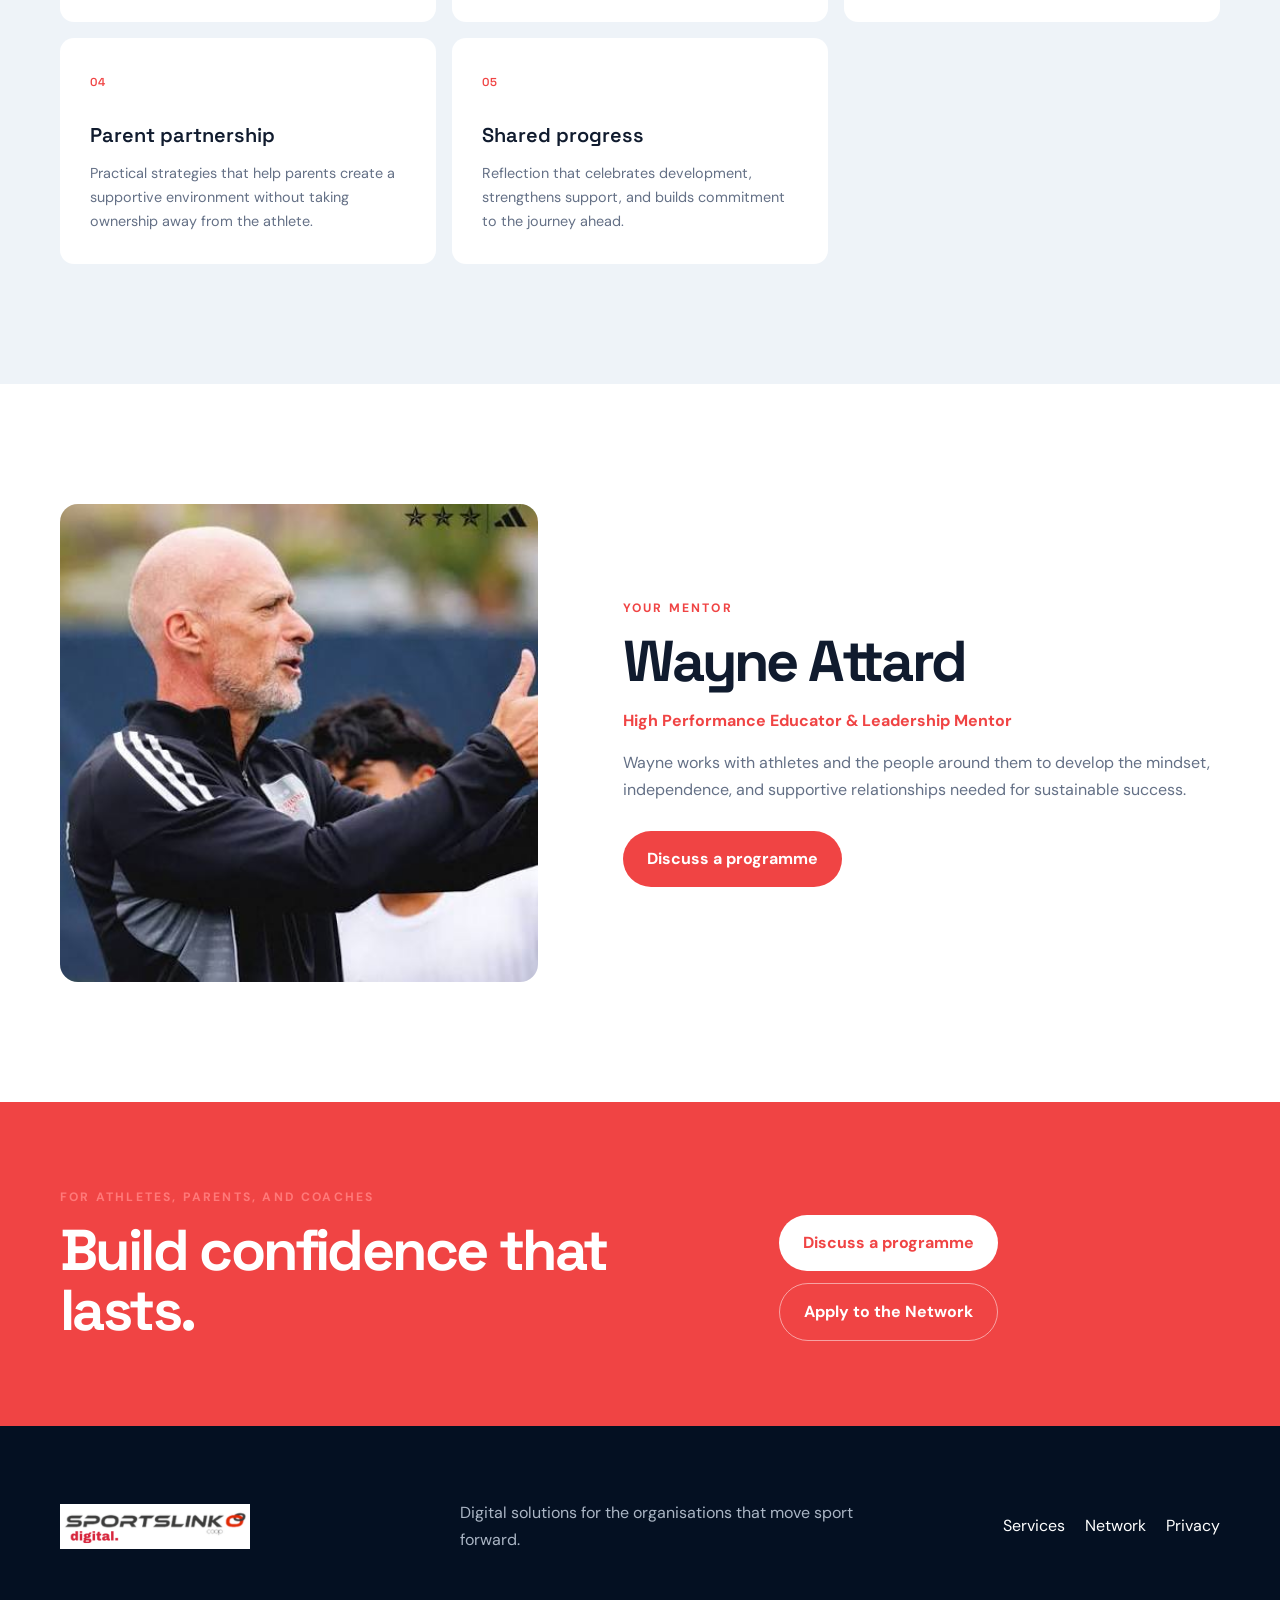
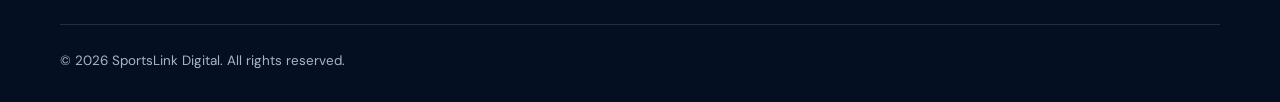
<file: athlete-development.html>
<!doctype html>
<html lang="en">
<head>
  <meta charset="utf-8">
  <meta name="viewport" content="width=device-width, initial-scale=1">
  <meta name="description" content="Athlete development and mentoring in Malta for athletes, parents, and coaches, focused on leadership, confidence, resilience, and wellbeing.">
  <link rel="canonical" href="https://sportslink.mt/athlete-development.html">
  <title>Athlete Development &amp; Mentoring Malta | SportsLink</title>
  <link rel="icon" href="assets/images/logo.png">
  <link rel="stylesheet" href="assets/styles.css?v=10">
</head>
<body class="inner-page">
  <a class="skip-link" href="#main">Skip to content</a>
  <header class="site-header solid"><div class="shell nav-wrap"><a class="brand" href="index.html"><img src="assets/images/logo.png" width="250" height="60" alt="SportsLink Digital"></a><button class="menu-toggle" type="button" aria-expanded="false" aria-controls="site-nav"><span></span><span></span><span></span><span class="sr-only">Open menu</span></button><nav id="site-nav"><a href="services.html">Services</a><a href="player-social-media.html">For athletes</a><a href="network/">Network</a><a href="index.html#about">About</a><a href="index.html#team">Team</a><a class="nav-cta" href="index.html#contact">Let’s talk</a></nav></div></header>
  <main id="main">
    <section class="page-hero development-hero"><div class="shell"><p class="eyebrow light">Athlete development &amp; mentoring</p><h1>Build the person behind the performance.</h1><p>Leadership and wellbeing support that helps athletes grow in confidence, handle pressure, develop positive habits, and thrive in sport and life.</p></div></section>
    <section class="section intro-split"><div class="shell"><div><p class="eyebrow">A stronger foundation</p><h2>Performance is more than physical.</h2></div><div><p class="lead">Young athletes perform best when mindset, character, preparation, and their support environment develop together.</p><p>Our sessions create practical space for athletes, parents, and coaches to strengthen responsibility, communication, resilience, and the daily standards that sustain progress.</p></div></div></section>
    <section class="section outcomes"><div class="shell"><p class="eyebrow">Development areas</p><h2>Skills that travel beyond competition.</h2><div class="outcome-grid"><article><span>01</span><h3>Leadership</h3><p>Personal responsibility, daily standards, communication, and the power of positive habits.</p></article><article><span>02</span><h3>Confidence</h3><p>Preparation, routines, ownership, and practical tools for approaching challenges with belief.</p></article><article><span>03</span><h3>Resilience</h3><p>Handling setbacks and pressure, learning from difficulty, and turning challenges into growth.</p></article><article><span>04</span><h3>Parent partnership</h3><p>Practical strategies that help parents create a supportive environment without taking ownership away from the athlete.</p></article><article><span>05</span><h3>Shared progress</h3><p>Reflection that celebrates development, strengthens support, and builds commitment to the journey ahead.</p></article></div></div></section>
    <section class="section mentor"><div class="shell mentor-grid"><img src="assets/images/team/wayne-attard.png" width="447" height="447" alt="Wayne Attard"><div><p class="eyebrow">Your mentor</p><h2>Wayne Attard</h2><p class="mentor-role">High Performance Educator &amp; Leadership Mentor</p><p>Wayne works with athletes and the people around them to develop the mindset, independence, and supportive relationships needed for sustainable success.</p><a class="button primary" href="index.html#contact">Discuss a programme</a></div></div></section>
    <section class="inner-cta"><div class="shell"><div><p class="eyebrow light">For athletes, parents, and coaches</p><h2>Build confidence that lasts.</h2></div><div class="inline-actions"><a class="button light-button" href="index.html#contact">Discuss a programme</a><a class="button secondary" href="network/?route=athlete#network-form">Apply to the Network</a></div></div></section>
  </main>
  <footer><div class="shell footer-grid"><img src="assets/images/logo.png" width="250" height="60" alt="SportsLink Digital"><p>Digital solutions for the organisations that move sport forward.</p><div class="footer-links"><a href="services.html">Services</a><a href="network/">Network</a><a href="privacy.html">Privacy</a></div><p class="copyright">© <span id="year"></span> SportsLink Digital. All rights reserved.</p></div></footer>
  <script src="assets/site.js?v=6"></script>
</body>
</html>
</file>
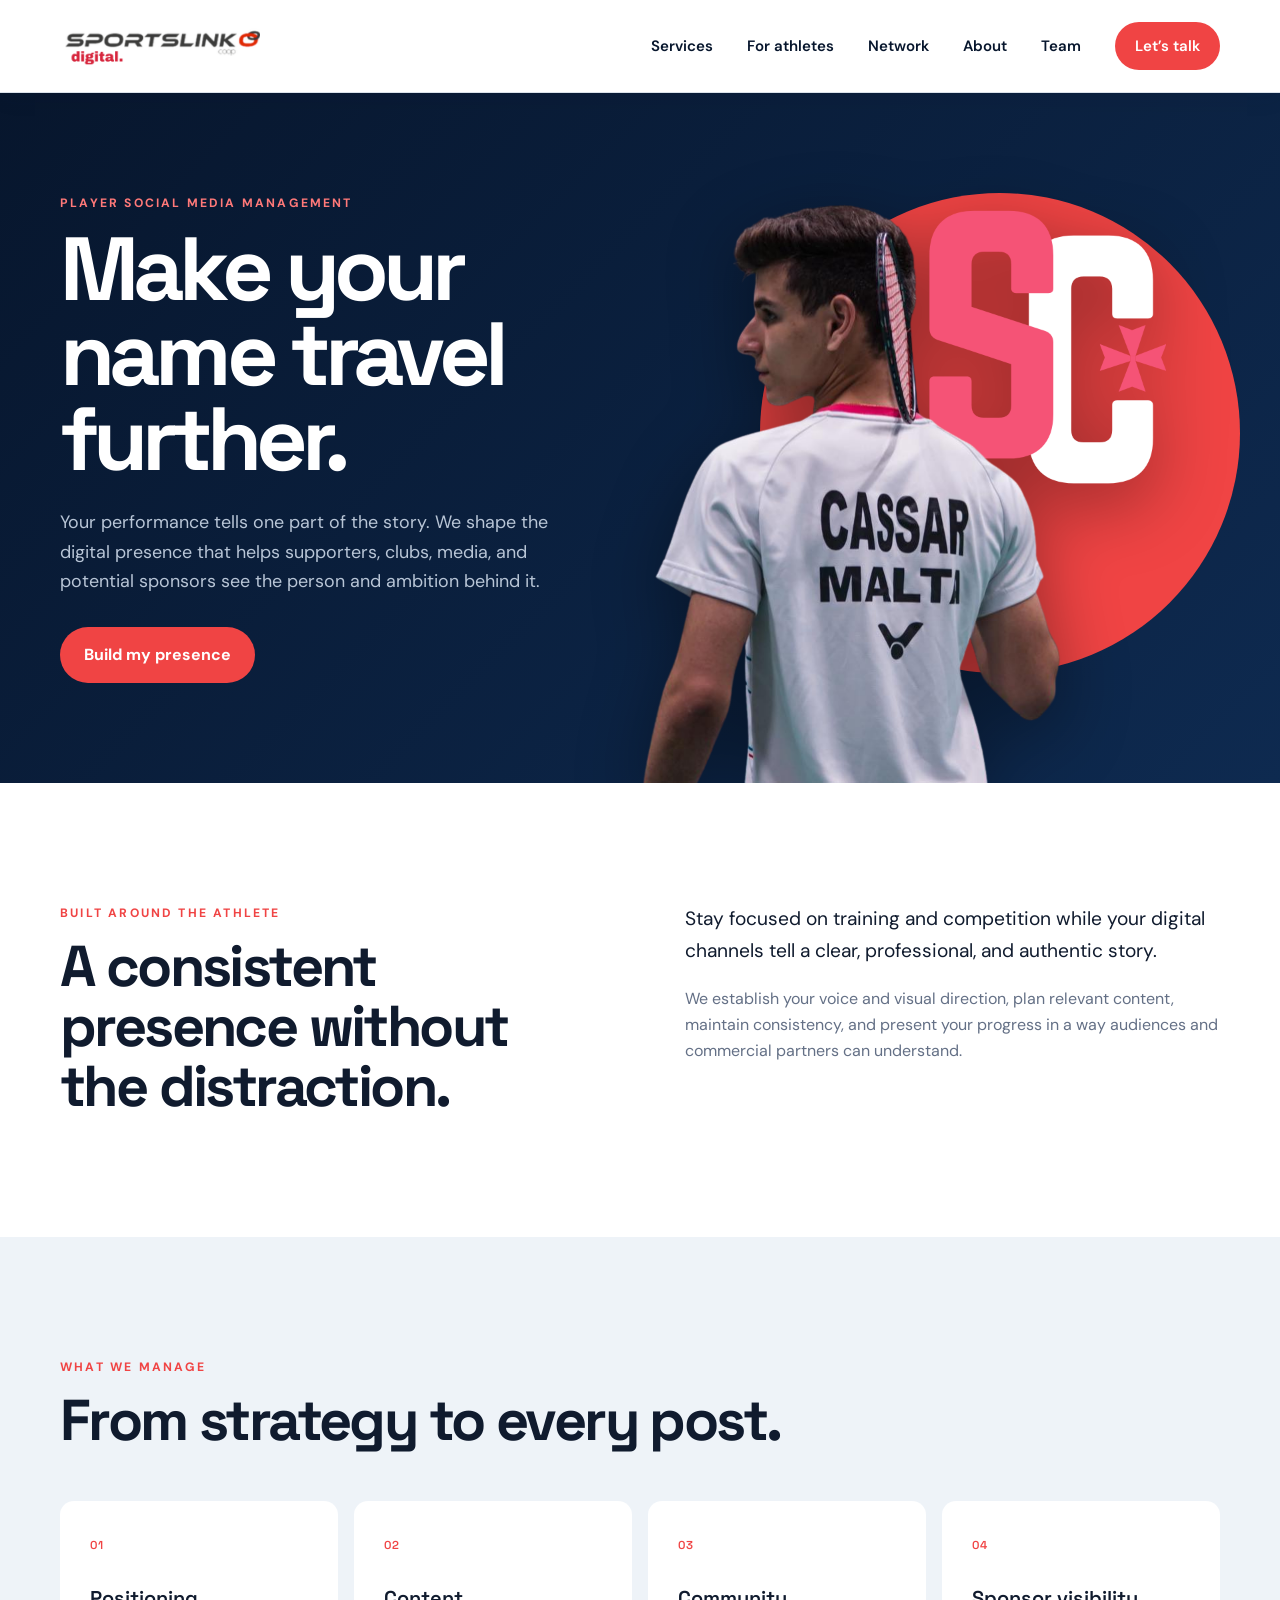
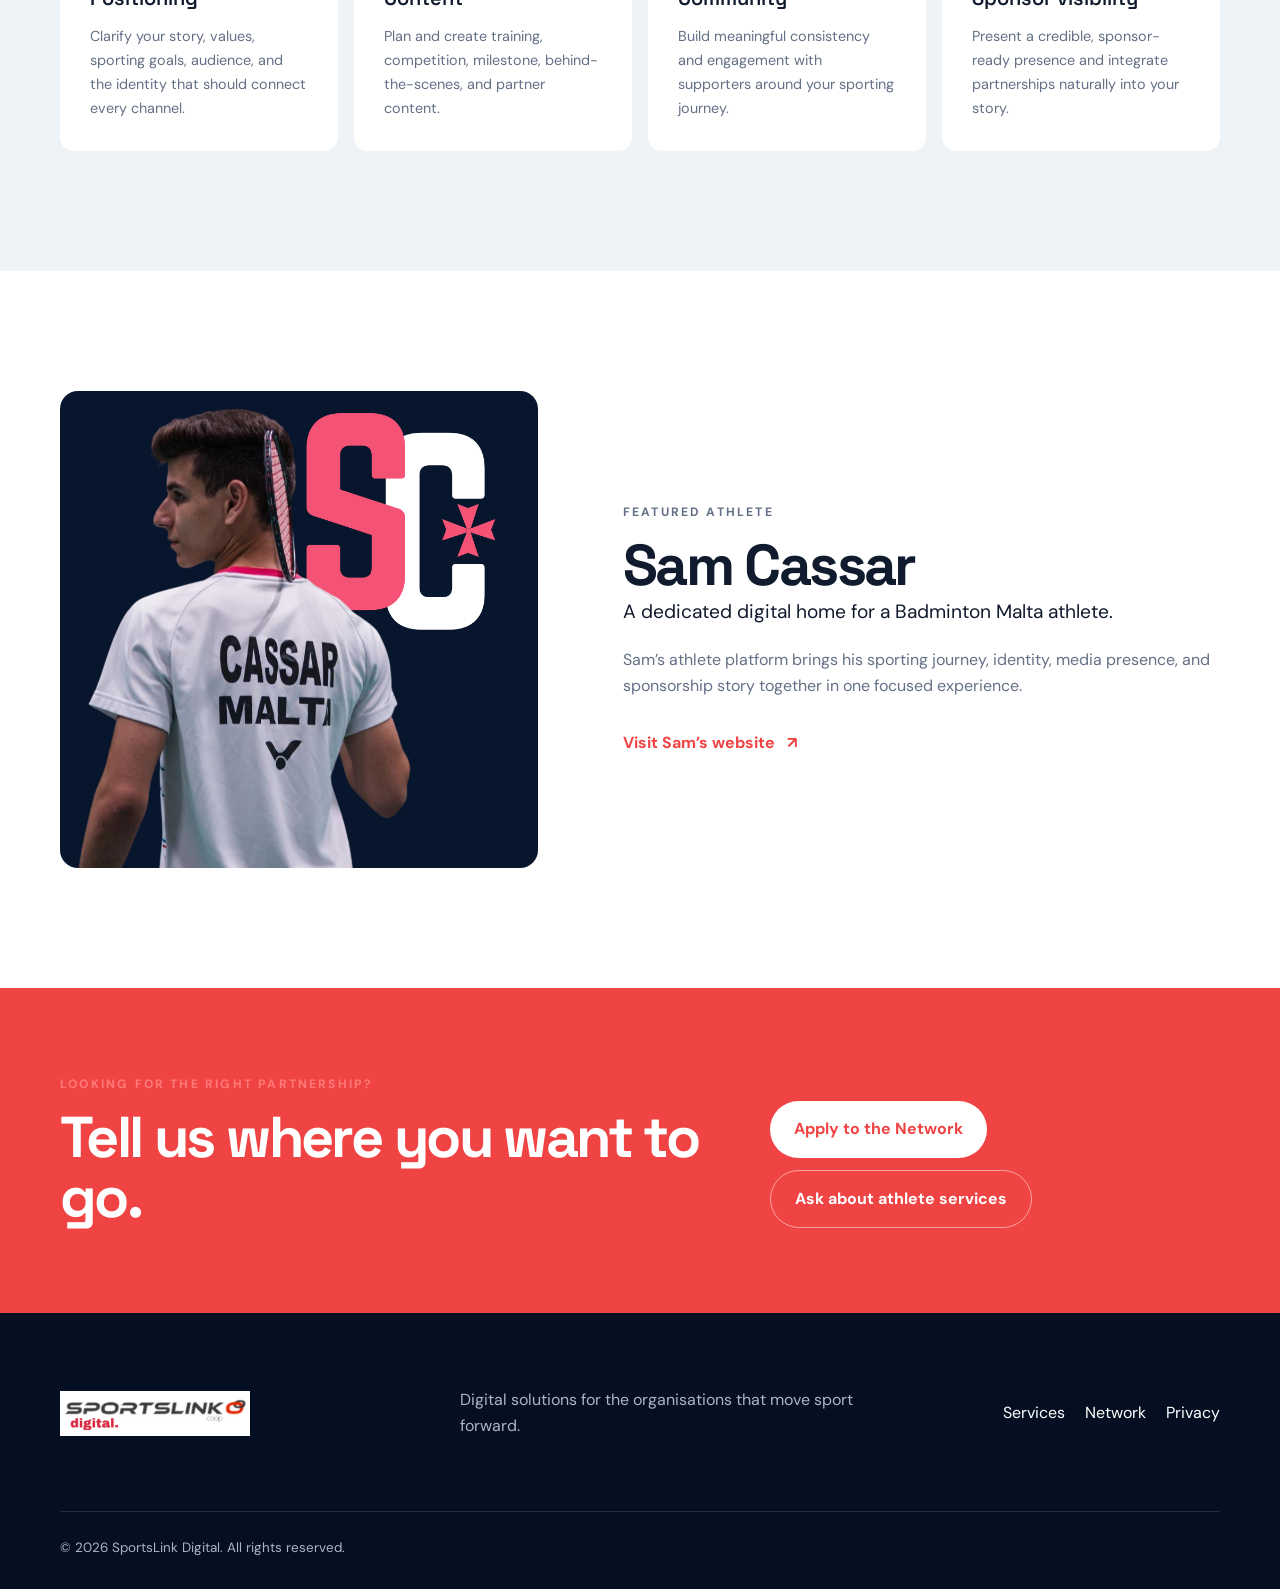
<file: player-social-media.html>
<!doctype html>
<html lang="en">
<head>
  <meta charset="utf-8">
  <meta name="viewport" content="width=device-width, initial-scale=1">
  <meta name="description" content="Social media management for athletes in Malta, including personal branding, content creation, community growth, and sponsor-ready storytelling.">
  <link rel="canonical" href="https://sportslink.mt/player-social-media.html">
  <title>Social Media Management for Athletes Malta | SportsLink</title>
  <link rel="icon" href="assets/images/logo.png">
  <link rel="stylesheet" href="assets/styles.css?v=10">
</head>
<body class="inner-page">
  <a class="skip-link" href="#main">Skip to content</a>
  <header class="site-header solid"><div class="shell nav-wrap"><a class="brand" href="index.html"><img src="assets/images/logo.png" width="250" height="60" alt="SportsLink Digital"></a><button class="menu-toggle" type="button" aria-expanded="false" aria-controls="site-nav"><span></span><span></span><span></span><span class="sr-only">Open menu</span></button><nav id="site-nav"><a href="services.html">Services</a><a href="player-social-media.html" aria-current="page">For athletes</a><a href="network/">Network</a><a href="index.html#about">About</a><a href="index.html#team">Team</a><a class="nav-cta" href="index.html#contact">Let’s talk</a></nav></div></header>
  <main id="main">
    <section class="athlete-hero"><div class="shell athlete-hero-grid"><div><p class="eyebrow light">Player social media management</p><h1>Make your name travel further.</h1><p>Your performance tells one part of the story. We shape the digital presence that helps supporters, clubs, media, and potential sponsors see the person and ambition behind it.</p><a class="button primary" href="index.html#contact">Build my presence</a></div><div class="athlete-art"><div></div><img src="assets/images/sam-cassar.png" width="900" height="900" alt="Badminton athlete Sam Cassar representing Malta"></div></div></section>
    <section class="section intro-split"><div class="shell"><div><p class="eyebrow">Built around the athlete</p><h2>A consistent presence without the distraction.</h2></div><div><p class="lead">Stay focused on training and competition while your digital channels tell a clear, professional, and authentic story.</p><p>We establish your voice and visual direction, plan relevant content, maintain consistency, and present your progress in a way audiences and commercial partners can understand.</p></div></div></section>
    <section class="section process"><div class="shell"><p class="eyebrow">What we manage</p><h2>From strategy to every post.</h2><div class="process-grid"><article><strong>01</strong><h3>Positioning</h3><p>Clarify your story, values, sporting goals, audience, and the identity that should connect every channel.</p></article><article><strong>02</strong><h3>Content</h3><p>Plan and create training, competition, milestone, behind-the-scenes, and partner content.</p></article><article><strong>03</strong><h3>Community</h3><p>Build meaningful consistency and engagement with supporters around your sporting journey.</p></article><article><strong>04</strong><h3>Sponsor visibility</h3><p>Present a credible, sponsor-ready presence and integrate partnerships naturally into your story.</p></article></div></div></section>
    <section class="section case-study"><div class="shell case-grid"><div class="case-image"><img src="assets/images/sam-cassar.png" width="900" height="900" loading="lazy" alt="Sam Cassar with badminton racket and Malta kit"></div><div><p class="eyebrow">Featured athlete</p><h2>Sam Cassar</h2><p class="lead">A dedicated digital home for a Badminton Malta athlete.</p><p>Sam’s athlete platform brings his sporting journey, identity, media presence, and sponsorship story together in one focused experience.</p><a class="text-link" href="https://samcassar.com" target="_blank" rel="noopener">Visit Sam’s website <span aria-hidden="true">↗</span></a></div></div></section>
    <section class="inner-cta"><div class="shell"><div><p class="eyebrow light">Looking for the right partnership?</p><h2>Tell us where you want to go.</h2></div><div class="inline-actions"><a class="button light-button" href="network/?route=athlete#network-form">Apply to the Network</a><a class="button secondary" href="index.html#contact">Ask about athlete services</a></div></div></section>
  </main>
  <footer><div class="shell footer-grid"><img src="assets/images/logo.png" width="250" height="60" alt="SportsLink Digital"><p>Digital solutions for the organisations that move sport forward.</p><div class="footer-links"><a href="services.html">Services</a><a href="network/">Network</a><a href="privacy.html">Privacy</a></div><p class="copyright">© <span id="year"></span> SportsLink Digital. All rights reserved.</p></div></footer>
  <script src="assets/site.js?v=6"></script>
</body>
</html>
</file>
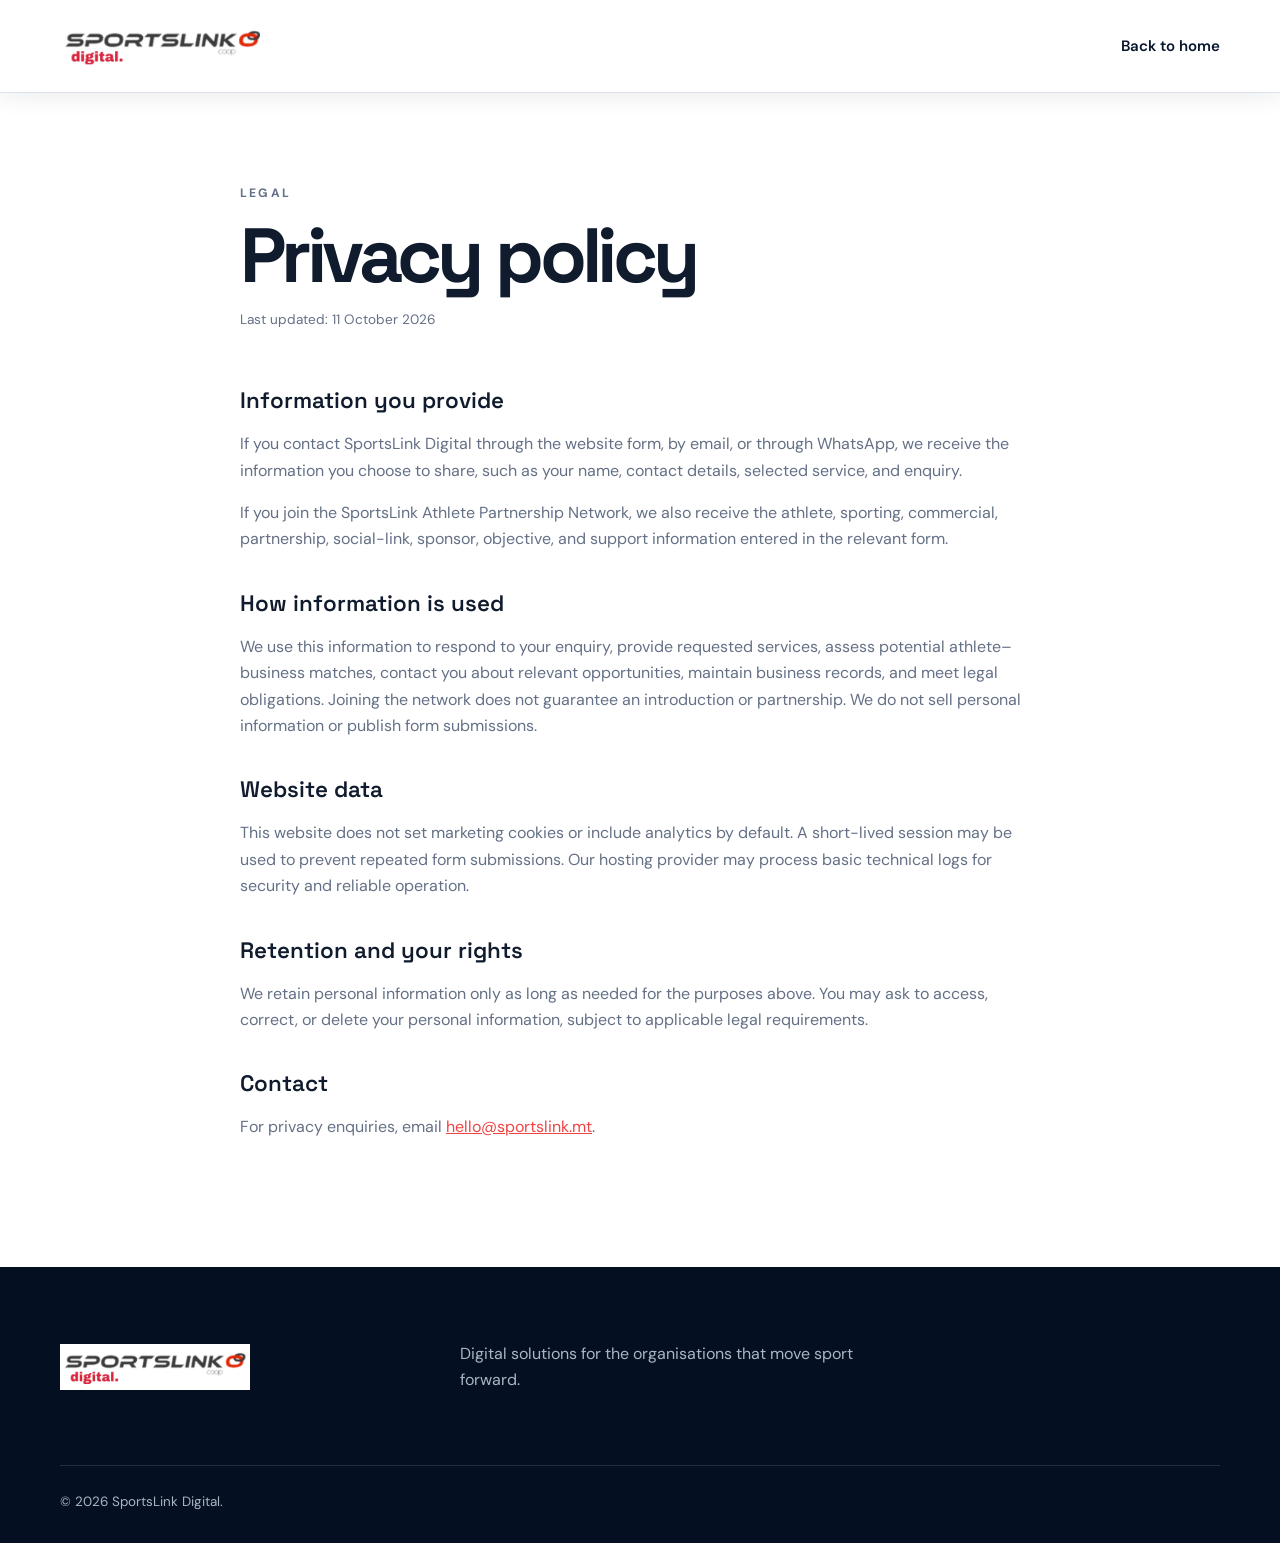
<file: privacy.html>
<!doctype html>
<html lang="en">
<head>
  <meta charset="utf-8">
  <meta name="viewport" content="width=device-width, initial-scale=1">
  <meta name="robots" content="index,follow">
  <meta name="description" content="Read the SportsLink Digital privacy policy and learn how information submitted through the website is handled.">
  <link rel="canonical" href="https://sportslink.mt/privacy.html">
  <title>Privacy Policy | SportsLink Digital</title>
  <link rel="icon" href="assets/images/logo.png">
  <link rel="stylesheet" href="assets/styles.css?v=10">
</head>
<body class="policy-page">
  <header class="site-header solid"><div class="shell nav-wrap"><a class="brand" href="index.html"><img src="assets/images/logo.png" width="250" height="60" alt="SportsLink Digital"></a><nav><a href="index.html">Back to home</a></nav></div></header>
  <main class="policy shell">
    <p class="eyebrow">Legal</p>
    <h1>Privacy policy</h1>
    <p class="updated">Last updated: 11 October 2026</p>
    <h2>Information you provide</h2>
    <p>If you contact SportsLink Digital through the website form, by email, or through WhatsApp, we receive the information you choose to share, such as your name, contact details, selected service, and enquiry.</p>
    <p>If you join the SportsLink Athlete Partnership Network, we also receive the athlete, sporting, commercial, partnership, social-link, sponsor, objective, and support information entered in the relevant form.</p>
    <h2>How information is used</h2>
    <p>We use this information to respond to your enquiry, provide requested services, assess potential athlete–business matches, contact you about relevant opportunities, maintain business records, and meet legal obligations. Joining the network does not guarantee an introduction or partnership. We do not sell personal information or publish form submissions.</p>
    <h2>Website data</h2>
    <p>This website does not set marketing cookies or include analytics by default. A short-lived session may be used to prevent repeated form submissions. Our hosting provider may process basic technical logs for security and reliable operation.</p>
    <h2>Retention and your rights</h2>
    <p>We retain personal information only as long as needed for the purposes above. You may ask to access, correct, or delete your personal information, subject to applicable legal requirements.</p>
    <h2>Contact</h2>
    <p>For privacy enquiries, email <a href="mailto:hello@sportslink.mt">hello@sportslink.mt</a>.</p>
  </main>
  <footer><div class="shell footer-grid"><img src="assets/images/logo.png" width="250" height="60" alt="SportsLink Digital"><p>Digital solutions for the organisations that move sport forward.</p><p class="copyright">© <span id="year"></span> SportsLink Digital.</p></div></footer>
  <script src="assets/site.js?v=6"></script>
</body>
</html>
</file>
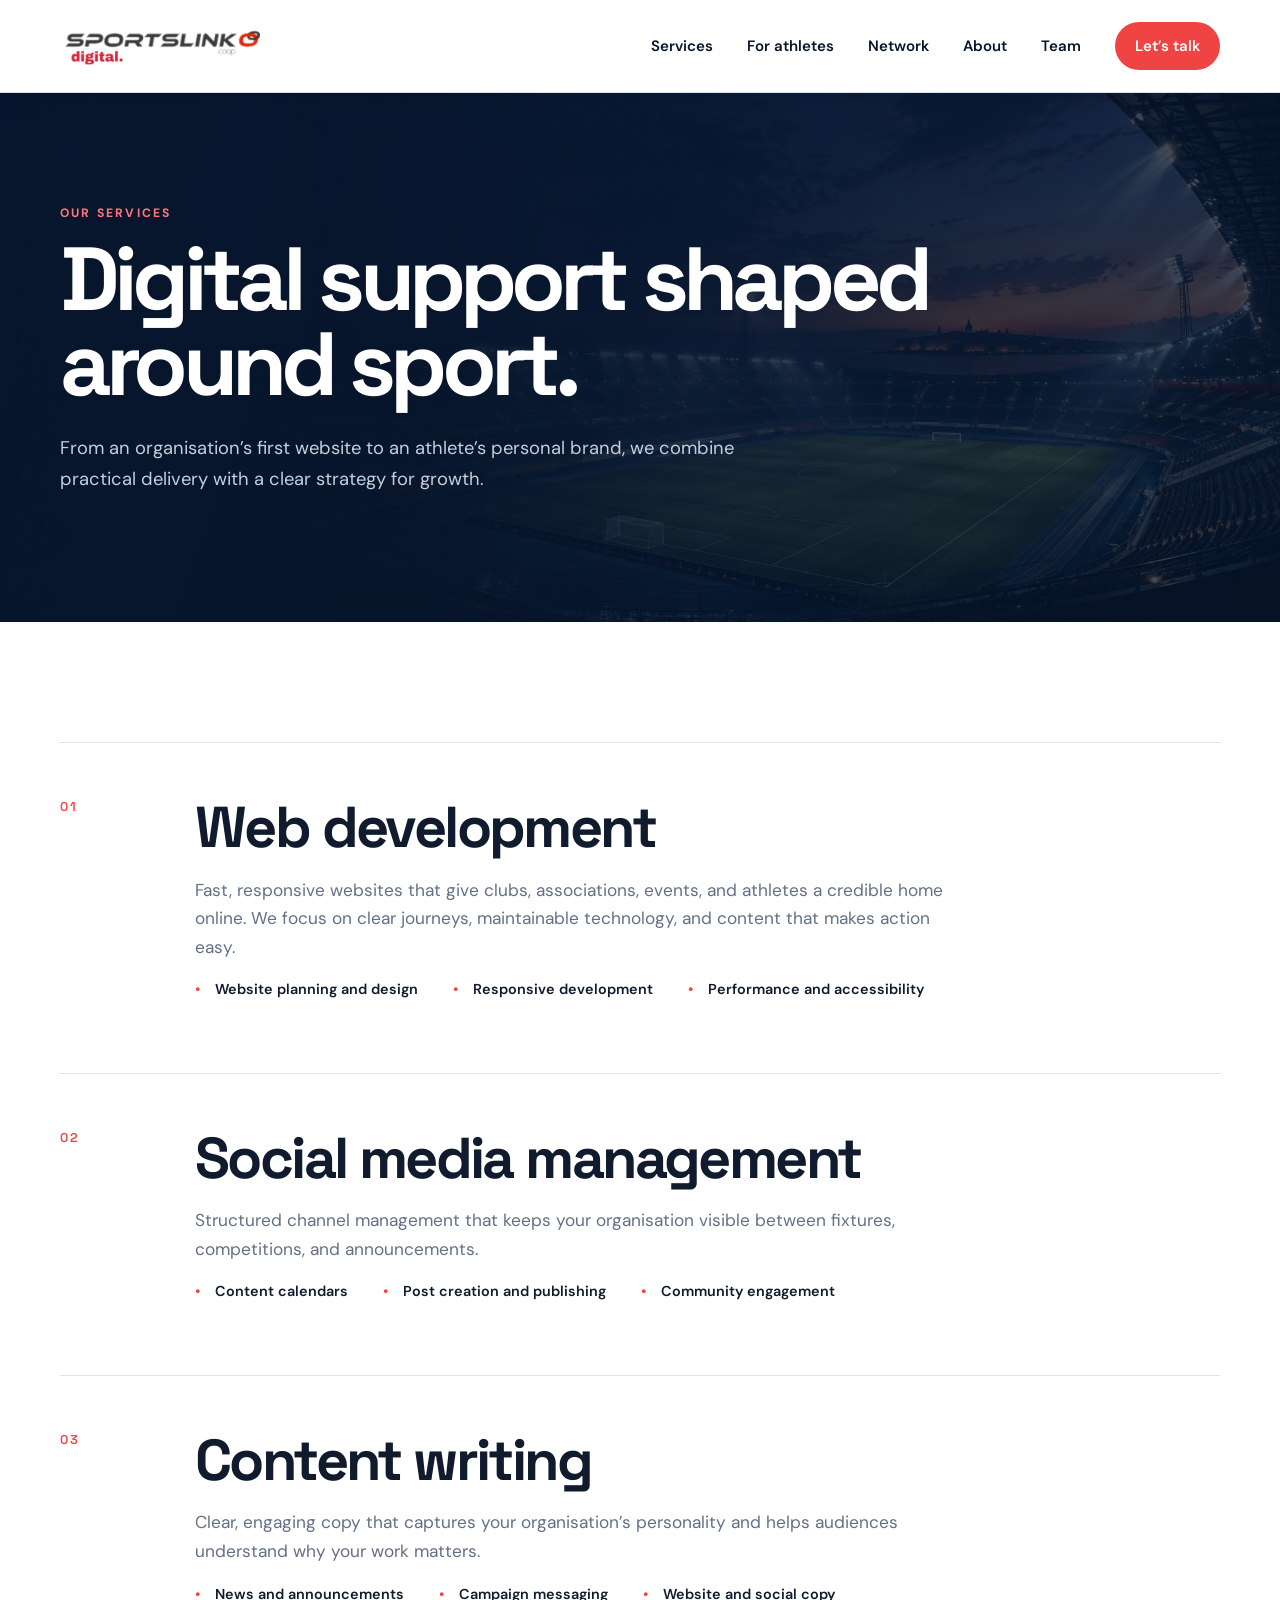
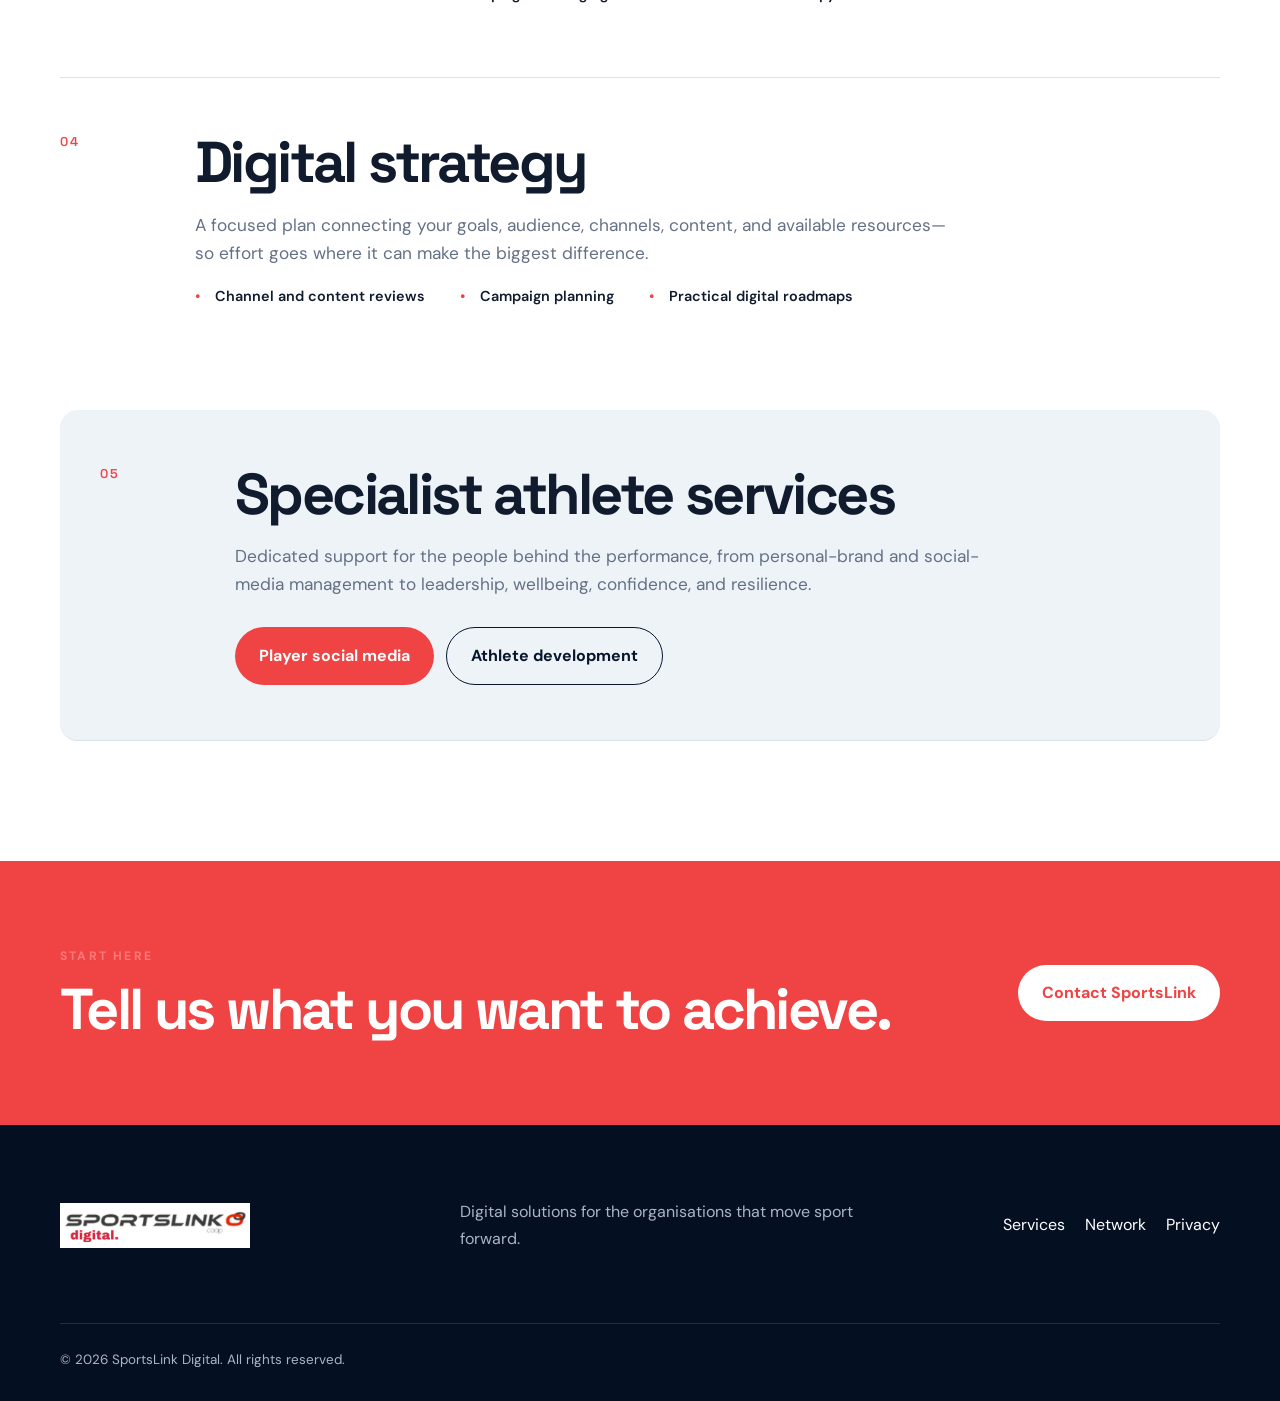
<file: services.html>
<!doctype html>
<html lang="en">
<head>
  <meta charset="utf-8">
  <meta name="viewport" content="width=device-width, initial-scale=1">
  <meta name="description" content="Explore SportsLink’s web development, social media, content, digital strategy, player management, and athlete development services in Malta.">
  <link rel="canonical" href="https://sportslink.mt/services.html">
  <title>Sports Digital &amp; Development Services Malta | SportsLink</title>
  <link rel="icon" href="assets/images/logo.png">
  <link rel="stylesheet" href="assets/styles.css?v=10">
</head>
<body class="inner-page">
  <a class="skip-link" href="#main">Skip to content</a>
  <header class="site-header solid"><div class="shell nav-wrap"><a class="brand" href="index.html"><img src="assets/images/logo.png" width="250" height="60" alt="SportsLink Digital"></a><button class="menu-toggle" type="button" aria-expanded="false" aria-controls="site-nav"><span></span><span></span><span></span><span class="sr-only">Open menu</span></button><nav id="site-nav"><a href="services.html" aria-current="page">Services</a><a href="player-social-media.html">For athletes</a><a href="network/">Network</a><a href="index.html#about">About</a><a href="index.html#team">Team</a><a class="nav-cta" href="index.html#contact">Let’s talk</a></nav></div></header>
  <main id="main">
    <section class="page-hero"><div class="shell"><p class="eyebrow light">Our services</p><h1>Digital support shaped around sport.</h1><p>From an organisation’s first website to an athlete’s personal brand, we combine practical delivery with a clear strategy for growth.</p></div></section>
    <section class="section service-list">
      <div class="shell">
        <article id="web"><span>01</span><div><h2>Web development</h2><p>Fast, responsive websites that give clubs, associations, events, and athletes a credible home online. We focus on clear journeys, maintainable technology, and content that makes action easy.</p><ul><li>Website planning and design</li><li>Responsive development</li><li>Performance and accessibility</li></ul></div></article>
        <article id="social"><span>02</span><div><h2>Social media management</h2><p>Structured channel management that keeps your organisation visible between fixtures, competitions, and announcements.</p><ul><li>Content calendars</li><li>Post creation and publishing</li><li>Community engagement</li></ul></div></article>
        <article id="content"><span>03</span><div><h2>Content writing</h2><p>Clear, engaging copy that captures your organisation’s personality and helps audiences understand why your work matters.</p><ul><li>News and announcements</li><li>Campaign messaging</li><li>Website and social copy</li></ul></div></article>
        <article id="strategy"><span>04</span><div><h2>Digital strategy</h2><p>A focused plan connecting your goals, audience, channels, content, and available resources—so effort goes where it can make the biggest difference.</p><ul><li>Channel and content reviews</li><li>Campaign planning</li><li>Practical digital roadmaps</li></ul></div></article>
        <article class="specialist"><span>05</span><div><h2>Specialist athlete services</h2><p>Dedicated support for the people behind the performance, from personal-brand and social-media management to leadership, wellbeing, confidence, and resilience.</p><div class="inline-actions"><a class="button primary" href="player-social-media.html">Player social media</a><a class="button dark-outline" href="athlete-development.html">Athlete development</a></div></div></article>
      </div>
    </section>
    <section class="inner-cta"><div class="shell"><div><p class="eyebrow light">Start here</p><h2>Tell us what you want to achieve.</h2></div><a class="button light-button" href="index.html#contact">Contact SportsLink</a></div></section>
  </main>
  <footer><div class="shell footer-grid"><img src="assets/images/logo.png" width="250" height="60" alt="SportsLink Digital"><p>Digital solutions for the organisations that move sport forward.</p><div class="footer-links"><a href="services.html">Services</a><a href="network/">Network</a><a href="privacy.html">Privacy</a></div><p class="copyright">© <span id="year"></span> SportsLink Digital. All rights reserved.</p></div></footer>
  <script src="assets/site.js?v=6"></script>
</body>
</html>
</file>
<file: assets/styles.css>
@import url('https://fonts.googleapis.com/css2?family=DM+Sans:wght@400;500;600;700&family=Space+Grotesk:wght@500;600;700&display=swap');

:root{--navy:#07162d;--navy-2:#0d2445;--red:#f04444;--red-dark:#d83434;--ice:#eef3f8;--ink:#101b2e;--muted:#647086;--white:#fff;--line:#dbe2ea;--radius:18px;--shell:min(1160px,calc(100% - 40px))}
*{box-sizing:border-box}html{scroll-behavior:smooth}body{margin:0;color:var(--ink);font-family:'DM Sans',Arial,sans-serif;line-height:1.65;background:#fff}img{max-width:100%;height:auto}a{color:inherit;text-decoration:none}button{font:inherit}.shell{width:var(--shell);margin-inline:auto}.sr-only{position:absolute;width:1px;height:1px;padding:0;margin:-1px;overflow:hidden;clip:rect(0,0,0,0);white-space:nowrap;border:0}.skip-link{position:fixed;top:10px;left:10px;z-index:1000;background:#fff;padding:10px 14px;transform:translateY(-150%)}.skip-link:focus{transform:none}.site-header{position:absolute;z-index:20;width:100%;top:0;color:var(--navy);background:#fff;border-bottom:1px solid var(--line);box-shadow:0 4px 22px rgba(7,22,45,.08)}.site-header.solid{position:relative;background:#fff}.nav-wrap{height:92px;display:flex;align-items:center;justify-content:space-between}.brand img{display:block;width:205px}.site-header nav{display:flex;align-items:center;gap:34px;font-weight:600;font-size:.94rem}.site-header nav a{transition:color .2s}.site-header nav a:hover{color:var(--red)}.nav-cta{padding:12px 20px;background:var(--red);color:#fff;border-radius:999px}.site-header nav .nav-cta:hover{color:#fff;background:var(--red-dark)}.menu-toggle{display:none;color:var(--navy);border:0;background:none;padding:8px}.menu-toggle>span:not(.sr-only){display:block;width:25px;height:2px;background:currentColor;margin:5px}
.hero{position:relative;min-height:760px;display:flex;align-items:center;color:#fff;background:linear-gradient(90deg,rgba(4,15,31,.96) 0%,rgba(4,15,31,.78) 53%,rgba(4,15,31,.22) 100%),url('images/hero.jpg') center/cover;overflow:hidden}.hero:after{content:"";position:absolute;inset:0;background:linear-gradient(180deg,transparent 75%,rgba(7,22,45,.55))}.hero-content{position:relative;z-index:2;padding-top:85px}.hero h1{font:700 clamp(3.4rem,7vw,6.5rem)/.96 'Space Grotesk',sans-serif;letter-spacing:-.065em;max-width:900px;margin:20px 0 26px}.hero h1 em{color:#ff5a5a;font-style:normal}.hero-copy{max-width:610px;font-size:1.16rem;color:#d8e0ec;margin:0 0 35px}.eyebrow{text-transform:uppercase;letter-spacing:.18em;color:var(--red);font-size:.76rem;font-weight:700;margin:0 0 14px}.eyebrow.light{color:#ff7979}.button-row{display:flex;gap:13px;flex-wrap:wrap}.button{display:inline-flex;align-items:center;justify-content:center;padding:15px 24px;border-radius:999px;font-weight:700;transition:transform .2s,background .2s}.button:hover{transform:translateY(-2px)}.button.primary{background:var(--red);color:#fff}.button.primary:hover{background:var(--red-dark)}.button.secondary{border:1px solid rgba(255,255,255,.5)}.button.secondary:hover{background:#fff;color:var(--navy)}.hero-shape{position:absolute;width:490px;height:490px;border:1px solid rgba(255,255,255,.1);border-radius:50%;right:-120px;top:150px}.hero-shape:after,.hero-shape:before{content:"";position:absolute;border:inherit;border-radius:inherit;inset:45px}.hero-shape:after{inset:100px}.scroll-cue{position:absolute;z-index:3;bottom:34px;right:calc((100% - min(1160px,calc(100% - 40px)))/2);font-size:.75rem;text-transform:uppercase;letter-spacing:.12em;color:#dce4ee}.scroll-cue span{font-size:1.2rem;margin-left:10px}
.section{padding:120px 0}.section-heading{display:grid;grid-template-columns:1.7fr 1fr;gap:70px;align-items:end;margin-bottom:55px}.section h2,.contact h2{font:700 clamp(2.4rem,5vw,4.4rem)/1.04 'Space Grotesk',sans-serif;letter-spacing:-.05em;margin:0}.section-heading>p{color:var(--muted);margin:0}.service-grid{display:grid;grid-template-columns:repeat(2,1fr);border-top:1px solid var(--line);border-left:1px solid var(--line)}.service-card{min-height:290px;padding:40px;border-right:1px solid var(--line);border-bottom:1px solid var(--line);position:relative;transition:background .25s,color .25s}.service-card:hover,.service-card.featured{background:var(--navy);color:#fff}.service-card.featured{background:var(--red)}.service-number{font:600 .76rem 'Space Grotesk';letter-spacing:.12em;opacity:.55}.service-card h3{font:600 1.6rem 'Space Grotesk';margin:45px 0 12px}.service-card p{color:var(--muted);max-width:450px}.service-card:hover p,.service-card.featured p{color:#e0e6ee}.service-card a{display:inline-block;margin-top:18px;font-weight:700;font-size:.9rem}.service-card a span{margin-left:6px;color:var(--red)}.service-card.featured a span{color:#fff}
.about{background:var(--ice)}.about-grid{display:grid;grid-template-columns:1.05fr 1fr;gap:90px;align-items:center}.about-visual{height:610px;border-radius:var(--radius);position:relative;background:linear-gradient(180deg,transparent 45%,rgba(7,22,45,.75)),url('images/hero.jpg') 62% center/cover}.stat{position:absolute;bottom:25px;left:25px;right:25px;padding:23px;background:rgba(255,255,255,.93);border-radius:12px;display:flex;justify-content:space-between;align-items:center}.stat strong{font:700 1.35rem 'Space Grotesk';color:var(--red)}.stat span{font-size:.9rem;color:var(--muted)}.about-copy .lead{font-size:1.23rem;color:var(--ink);margin:25px 0}.about-copy>p:not(.eyebrow):not(.lead){color:var(--muted)}.ticks{list-style:none;padding:0;margin:28px 0}.ticks li{padding:9px 0 9px 30px;position:relative}.ticks li:before{content:"✓";position:absolute;left:0;color:var(--red);font-weight:700}.text-link{font-weight:700;color:var(--red)}.text-link span{margin-left:8px}
.team{background:var(--navy);color:#fff}.team-heading{display:grid;grid-template-columns:1.7fr 1fr;gap:60px;align-items:end;margin-bottom:55px}.team-heading p{color:#aab8ca;margin:0}.team-grid{display:grid;grid-template-columns:repeat(5,1fr);gap:18px}.team-grid article{padding:0 0 14px;min-width:0}.team-grid img{display:block;width:100%;aspect-ratio:1/1;object-fit:cover;object-position:center;border-radius:14px;margin-bottom:22px;background:var(--navy-2);filter:saturate(.88);transition:transform .25s,filter .25s}.team-grid article:hover img{transform:translateY(-4px);filter:saturate(1)}.team-grid span{color:#ff7373;font-size:.7rem;text-transform:uppercase;letter-spacing:.08em}.team-grid h3{font:600 1.12rem 'Space Grotesk';margin:9px 0}
.faq-grid{display:grid;grid-template-columns:.8fr 1.2fr;gap:100px}.faq-grid>div:first-child>p:last-child{color:var(--muted);max-width:440px}.accordion details{border-top:1px solid var(--line);padding:25px 0}.accordion details:last-child{border-bottom:1px solid var(--line)}.accordion summary{cursor:pointer;list-style:none;font:600 1.15rem 'Space Grotesk';padding-right:35px;position:relative}.accordion summary::-webkit-details-marker{display:none}.accordion summary:after{content:"+";position:absolute;right:4px;font-size:1.5rem;color:var(--red)}.accordion details[open] summary:after{content:"−"}.accordion details p{color:var(--muted);padding-right:35px;margin-bottom:0}
.contact{background:var(--red);color:#fff;padding:100px 0}.contact-grid{display:grid;grid-template-columns:1.2fr .8fr;gap:90px;align-items:center}.contact h2{max-width:680px}.contact-grid>div:first-child>p:last-child{font-size:1.1rem;color:#ffe0e0}.contact-card{background:#fff;color:var(--ink);border-radius:var(--radius);padding:18px 32px}.contact-card a,.contact-card p{display:block;padding:16px 0;margin:0;border-bottom:1px solid var(--line);font-weight:600}.contact-card p:last-child{border-bottom:0}.contact-card span{display:block;color:var(--muted);font-size:.69rem;text-transform:uppercase;letter-spacing:.14em;margin-bottom:3px}footer{background:#041022;color:#aab5c4;padding:58px 0 30px}.footer-grid{display:grid;grid-template-columns:1fr 1.2fr .8fr;gap:40px;align-items:center}.footer-grid>img{width:190px}.footer-links{display:flex;justify-content:flex-end;gap:20px;color:#fff}.copyright{grid-column:1/-1;border-top:1px solid rgba(255,255,255,.12);margin:15px 0 0;padding-top:25px;font-size:.84rem}
.policy{max-width:800px;padding-top:90px;padding-bottom:110px}.policy h1{font:700 clamp(3rem,6vw,5.4rem)/1 'Space Grotesk';letter-spacing:-.06em;margin:0 0 15px}.policy h2{font:600 1.4rem 'Space Grotesk';margin:36px 0 10px}.policy p{color:var(--muted)}.policy .updated{font-size:.85rem;margin-bottom:55px}.policy a{color:var(--red);text-decoration:underline}
@media(max-width:850px){.site-header nav{display:none;position:absolute;top:92px;left:0;right:0;padding:24px 20px 30px;background:#fff;border-top:1px solid var(--line);box-shadow:0 12px 22px rgba(7,22,45,.1);flex-direction:column;align-items:flex-start}.site-header nav.open{display:flex}.menu-toggle{display:block}.hero{min-height:700px}.section{padding:85px 0}.section-heading,.about-grid,.team-heading,.faq-grid,.contact-grid{grid-template-columns:1fr;gap:35px}.about-grid{gap:55px}.about-visual{height:470px}.team-grid{grid-template-columns:repeat(2,1fr);gap:25px 16px}.footer-grid{grid-template-columns:1fr}.footer-links{justify-content:flex-start}.copyright{grid-column:auto}.scroll-cue{display:none}}
@media(max-width:560px){:root{--shell:min(100% - 28px,1160px)}.nav-wrap{height:78px}.brand img{width:175px}.site-header nav{top:78px}.hero{min-height:680px}.hero h1{font-size:3.2rem}.hero-content{padding-top:70px}.service-grid{grid-template-columns:1fr}.service-card{padding:30px;min-height:270px}.section{padding:70px 0}.about-visual{height:380px}.stat{flex-direction:column;align-items:flex-start;gap:3px}.team-grid{grid-template-columns:1fr 1fr}.team-grid article{min-height:135px}.contact-card{padding:15px 22px}.footer-grid{gap:24px}}
@media(prefers-reduced-motion:reduce){html{scroll-behavior:auto}*,*:before,*:after{transition:none!important}}

.player-social{position:relative;overflow:hidden;background:linear-gradient(135deg,#07162d,#0e2a50);color:#fff}.player-social:before{content:"";position:absolute;width:520px;height:520px;border:1px solid rgba(255,255,255,.07);border-radius:50%;left:-250px;bottom:-260px}.player-grid{display:grid;grid-template-columns:1fr .85fr;gap:90px;align-items:center}.player-copy h2{max-width:690px}.player-lead{max-width:660px;color:#b8c5d6;font-size:1.1rem;margin:25px 0 32px}.player-services{display:grid;grid-template-columns:1fr 1fr;gap:0 28px;margin:0 0 38px}.player-services div{display:flex;gap:13px;align-items:center;padding:15px 0;border-top:1px solid rgba(255,255,255,.14)}.player-services strong{font:600 .72rem 'Space Grotesk';color:#ff7474}.player-services span{font-size:.9rem}.player-feature{position:relative;min-height:580px;display:flex;align-items:flex-end;justify-content:center}.player-feature>img{position:relative;z-index:2;width:min(100%,560px);object-fit:contain;filter:drop-shadow(0 20px 35px rgba(0,0,0,.35))}.player-halo{position:absolute;width:430px;height:430px;top:25px;right:0;border-radius:50%;background:var(--red);opacity:.9}.player-label{position:absolute;z-index:3;left:-20px;bottom:5px;background:#fff;color:var(--ink);border-radius:14px;padding:20px 24px;min-width:245px;box-shadow:0 18px 45px rgba(0,0,0,.25)}.player-label>span{color:var(--red);font-size:.67rem;text-transform:uppercase;letter-spacing:.12em;font-weight:700}.player-label h3{font:700 1.55rem 'Space Grotesk';margin:3px 0}.player-label p{color:var(--muted);font-size:.84rem;margin:0 0 10px}.player-label a{font-size:.78rem;font-weight:700;color:var(--red)}
.service-card-wide{grid-column:1/-1;min-height:250px;background:linear-gradient(100deg,#fff 0%,#fff 65%,var(--ice) 100%)}.service-card-wide h3{margin-top:32px}.service-card-wide p{max-width:820px}.service-card-wide .service-byline{margin:8px 0 0;color:var(--red);font-size:.82rem;font-weight:700}.service-card-wide:hover .service-byline{color:#ff8585}
@media(max-width:850px){.player-grid{grid-template-columns:1fr;gap:45px}.player-feature{min-height:500px;max-width:600px;width:100%;margin:auto}.player-label{left:0}.player-halo{right:8%}}
@media(max-width:560px){.player-services{grid-template-columns:1fr}.player-feature{min-height:405px}.player-halo{width:310px;height:310px;top:10px}.player-label{padding:16px 18px;min-width:215px}}

/* Service detail pages */
.inner-page .site-header{position:relative}.page-hero{padding:110px 0;background:linear-gradient(110deg,rgba(7,22,45,.98),rgba(7,22,45,.74)),url('images/hero-v2.jpg') center/cover;color:#fff}.page-hero h1,.athlete-hero h1{font:700 clamp(3.5rem,7vw,6.8rem)/.95 'Space Grotesk',sans-serif;letter-spacing:-.065em;max-width:950px;margin:14px 0 26px}.page-hero>div>p:last-child{max-width:680px;color:#c3cfdd;font-size:1.15rem}.service-list article{display:grid;grid-template-columns:100px 1fr;gap:35px;padding:55px 0;border-top:1px solid var(--line)}.service-list article:last-child{border-bottom:1px solid var(--line)}.service-list article>span{font:600 .8rem 'Space Grotesk';color:var(--red);letter-spacing:.12em}.service-list h2,.intro-split h2,.outcomes h2,.process h2,.mentor h2,.case-study h2,.inner-cta h2{font:700 clamp(2.25rem,4.5vw,4rem)/1.04 'Space Grotesk',sans-serif;letter-spacing:-.045em;margin:0}.service-list article div>p{max-width:760px;color:var(--muted);font-size:1.08rem}.service-list ul{display:flex;gap:12px 35px;flex-wrap:wrap;padding:0;list-style:none}.service-list li{position:relative;padding-left:20px;font-size:.9rem;font-weight:600}.service-list li:before{content:"•";position:absolute;left:0;color:var(--red)}.service-list .specialist{background:var(--ice);margin-top:30px;padding:55px 40px;border:0;border-radius:var(--radius)}.inline-actions{display:flex;gap:12px;flex-wrap:wrap;margin-top:28px}.dark-outline{border:1px solid var(--navy);color:var(--navy)}.dark-outline:hover{background:var(--navy);color:#fff}.inner-cta{padding:85px 0;background:var(--red);color:#fff}.inner-cta>.shell{display:flex;align-items:center;justify-content:space-between;gap:40px}.light-button{background:#fff;color:var(--red);white-space:nowrap}.intro-split>.shell{display:grid;grid-template-columns:1fr 1fr;gap:90px}.intro-split .lead,.case-study .lead{font-size:1.2rem;color:var(--ink);margin-top:0}.intro-split div>div:last-child p:not(.lead),.case-study div>div:last-child p:not(.lead){color:var(--muted)}.outcomes,.process{background:var(--ice)}.outcomes>.shell>h2,.process>.shell>h2{max-width:760px;margin-bottom:50px}.outcome-grid{display:grid;grid-template-columns:repeat(3,1fr);gap:16px}.outcome-grid article,.process-grid article{background:#fff;border-radius:14px;padding:30px}.outcome-grid span,.process-grid strong{font:600 .72rem 'Space Grotesk';color:var(--red);letter-spacing:.1em}.outcome-grid h3,.process-grid h3{font:600 1.25rem 'Space Grotesk';margin:28px 0 8px}.outcome-grid p,.process-grid p{color:var(--muted);font-size:.9rem;margin-bottom:0}.mentor-grid,.case-grid{display:grid;grid-template-columns:.8fr 1fr;gap:85px;align-items:center}.mentor-grid>img{width:100%;max-width:500px;aspect-ratio:1/1;object-fit:cover;border-radius:var(--radius)}.mentor-role{color:var(--red);font-weight:700}.mentor-grid div>p:not(.eyebrow):not(.mentor-role){color: Argent var(--muted);max-width:600px;margin-bottom:28px}.athlete-hero{background:linear-gradient(135deg,#07162d,#0e2a50);color:#fff;overflow:hidden}.athlete-hero-grid{min-height:690px;display:grid;grid-template-columns:1fr .8fr;gap:50px;align-items:center}.athlete-hero-grid>div:first-child{position:relative;z-index:3}.athlete-hero-grid>div:first-child>p:not(.eyebrow){max-width:650px;color:#b8c5d6;font-size:1.12rem;margin-bottom:30px}.athlete-art{position:relative;height:100%;display:flex;align-items:flex-end}.athlete-art>div{position:absolute;width:480px;height:480px;right:-20px;top:100px;border-radius:50%;background:var(--red)}.athlete-art img{position:relative;z-index:2;width:600px;max-width:none;filter:drop-shadow(0 20px 35px rgba(0,0,0,.4))}.process-grid{display:grid;grid-template-columns:repeat(4,1fr);gap:16px}.case-study{background:#fff}.case-image{background:var(--navy);border-radius:var(--radius);overflow:hidden;display:flex;align-items:flex-end;justify-content:center}.case-image img{width:100%;display:block}.case-study .text-link{display:inline-block;margin-top:15px}
@media(max-width:850px){.page-hero{padding:85px 0}.intro-split>.shell,.mentor-grid,.case-grid,.athlete-hero-grid{grid-template-columns:1fr;gap:45px}.outcome-grid{grid-template-columns:1fr 1fr}.process-grid{grid-template-columns:1fr 1fr}.athlete-hero-grid{padding-top:85px}.athlete-art{min-height:500px;max-width:600px}.athlete-art img{width:100%;max-width:600px}.inner-cta>.shell{align-items:flex-start;flex-direction:column}}
@media(max-width:560px){.service-list article{grid-template-columns:1fr;gap:12px;padding:40px 0}.service-list .specialist{padding:35px 24px}.outcome-grid,.process-grid{grid-template-columns:1fr}.athlete-art{min-height:400px}.athlete-art>div{width:320px;height:320px;top:50px}.inner-cta{padding:65px 0}}
.mentor-grid div>p:not(.eyebrow):not(.mentor-role){color:var(--muted)}

/* Contact form */
.contact-grid{grid-template-columns:.8fr 1.2fr}.contact-intro{align-self:start}.contact-card{margin-top:30px}.contact-form{background:#fff;color:var(--ink);border-radius:var(--radius);padding:34px;box-shadow:0 24px 55px rgba(112,15,15,.2)}.contact-form label{display:block;color:var(--ink);font-size:.78rem;font-weight:700;margin-bottom:18px}.form-row{display:grid;grid-template-columns:1fr 1fr;gap:16px}.contact-form input,.contact-form select,.contact-form textarea{display:block;width:100%;margin-top:7px;padding:13px 14px;border:1px solid var(--line);border-radius:9px;background:#f8fafc;color:var(--ink);font:400 .95rem 'DM Sans',Arial,sans-serif;outline:none;transition:border-color .2s,box-shadow .2s}.contact-form input:focus,.contact-form select:focus,.contact-form textarea:focus{border-color:var(--red);box-shadow:0 0 0 3px rgba(240,68,68,.12)}.contact-form textarea{resize:vertical}.contact-form .consent{display:flex;gap:10px;align-items:flex-start;font-weight:500;color:var(--muted);line-height:1.45}.contact-form .consent input{width:17px;height:17px;flex:0 0 auto;margin:2px 0 0;accent-color:var(--red)}.contact-form .consent a{color:var(--red);text-decoration:underline}.form-button{border:0;background:var(--navy);color:#fff;cursor:pointer}.form-button:hover{background:var(--navy-2)}.website-field{position:absolute;left:-10000px;width:1px;height:1px;overflow:hidden}.form-status{display:none;border-radius:8px;padding:11px 13px;margin:0 0 18px;font-size:.88rem;font-weight:600}.form-status.success{display:block;color:#17633b;background:#e7f7ee}.form-status.error{display:block;color:#922d2d;background:#fdeaea}
@media(max-width:850px){.contact-grid{grid-template-columns:1fr}.contact-form{padding:28px}}
@media(max-width:560px){.form-row{grid-template-columns:1fr}.contact-form{padding:23px}}
.contact .eyebrow.light{color:#fff}
.captcha-field small{display:block;margin-top:6px;color:var(--muted);font-size:.72rem;font-weight:400}.captcha-field input{max-width:150px}.form-button:disabled{opacity:.55;cursor:not-allowed}

/* Athlete Partnership Network */
.network-hero{position:relative;overflow:hidden;background:linear-gradient(125deg,#06142a 0%,#0d2c54 65%,#153b68 100%);color:#fff}.network-hero:after{content:"";position:absolute;width:650px;height:650px;right:-260px;top:-260px;border-radius:50%;border:1px solid rgba(255,255,255,.11);box-shadow:0 0 0 85px rgba(255,255,255,.025),0 0 0 170px rgba(255,255,255,.02)}.network-hero-grid{position:relative;z-index:2;min-height:650px;display:grid;grid-template-columns:1.35fr .65fr;gap:80px;align-items:center}.network-hero h1{font:700 clamp(3.4rem,6.8vw,6.7rem)/.94 'Space Grotesk',sans-serif;letter-spacing:-.065em;max-width:900px;margin:18px 0 28px}.network-hero-grid>div:first-child>p:not(.eyebrow){max-width:720px;color:#c1cedc;font-size:1.15rem;margin-bottom:34px}.network-principle{border-left:1px solid rgba(255,255,255,.2);padding:28px 0 28px 38px;display:flex;flex-direction:column;gap:4px}.network-principle span{color:#ff7777;font-size:.7rem;text-transform:uppercase;letter-spacing:.14em;font-weight:700;margin-bottom:12px}.network-principle strong{font:600 clamp(1.35rem,2.5vw,2rem) 'Space Grotesk';line-height:1.3}.network-audiences{display:grid;grid-template-columns:1fr 1fr;gap:18px}.network-audiences article{padding:40px;border:1px solid var(--line);border-radius:var(--radius);transition:transform .2s,border-color .2s}.network-audiences article:hover{transform:translateY(-4px);border-color:#f0a4a4}.network-audiences article>span{color:var(--red);font-size:.72rem;text-transform:uppercase;letter-spacing:.12em;font-weight:700}.network-audiences h3{font:600 1.65rem 'Space Grotesk';margin:25px 0 12px}.network-audiences p{color:var(--muted)}.network-audiences a{display:inline-block;color:var(--red);font-weight:700;margin-top:12px}.network-note{max-width:900px;margin:35px 0 0;padding-left:20px;border-left:3px solid var(--red);color:var(--muted);font-size:.88rem}.network-form-section{padding:110px 0;background:var(--red);color:#fff}.network-form-shell{display:grid;grid-template-columns:.65fr 1.35fr;gap:80px;align-items:start}.network-form-intro{position:sticky;top:30px}.network-form-intro h2{font:700 clamp(2.7rem,5vw,4.5rem)/1 'Space Grotesk';letter-spacing:-.05em;margin:12px 0 24px}.network-form-intro>p:last-child{color:#ffe1e1}.network-form{padding:38px}.route-choice{display:grid;grid-template-columns:1fr 1fr;gap:10px;border:0;padding:0;margin:0 0 28px}.route-choice legend,.interest-options legend{font-size:.78rem;font-weight:700;margin-bottom:9px}.route-choice label{margin:0;cursor:pointer}.route-choice input{position:absolute;width:1px;height:1px;opacity:0;pointer-events:none}.route-choice label>span{display:flex;align-items:center;justify-content:center;min-height:54px;padding:12px;border:1px solid var(--line);border-radius:9px;background:#f8fafc;text-align:center;font-weight:700;transition:background .2s,color .2s,border-color .2s}.route-choice input:checked+span{background:var(--navy);border-color:var(--navy);color:#fff}.route-fields[hidden]{display:none}.interest-options{border:1px solid var(--line);border-radius:9px;padding:18px;margin:0 0 18px}.interest-options legend{padding:0 7px}.interest-options label{display:inline-flex;align-items:center;gap:7px;width:49%;font-weight:500;color:var(--muted);margin:7px 0}.interest-options input{width:16px;height:16px;flex:0 0 auto;margin:0;accent-color:var(--red)}.network-form label small{font-weight:400;color:var(--muted)}
.network-proposition{font:600 clamp(1.35rem,2.4vw,2rem)/1.25 'Space Grotesk';color:#fff!important;margin-bottom:14px!important}
.network-home{background:linear-gradient(125deg,#06142a 0%,#0d2c54 100%);color:#fff}.network-home-grid{display:grid;grid-template-columns:1.05fr .95fr;gap:90px;align-items:center}.network-home h2{max-width:720px}.network-home-copy>p{color:#c1cedc;font-size:1.08rem}.network-home-copy .network-home-note{font-size:.88rem;padding-left:18px;border-left:3px solid var(--red)}.network-home-copy .button-row{margin-top:30px}
@media(max-width:900px){.network-hero-grid,.network-form-shell,.network-home-grid{grid-template-columns:1fr;gap:45px}.network-hero-grid{padding:90px 0}.network-principle{max-width:500px}.network-form-intro{position:static}.network-audiences{grid-template-columns:1fr}}
@media(max-width:560px){.network-hero-grid{padding:70px 0}.network-hero h1{font-size:3.15rem}.network-audiences article{padding:30px 25px}.network-form-section{padding:70px 0}.network-form{padding:23px}.route-choice{grid-template-columns:1fr}.interest-options label{width:100%}}

/* Versioned hero asset avoids stale browser/CDN caches after artwork updates. */
.hero{background-image:linear-gradient(90deg,rgba(4,15,31,.96) 0%,rgba(4,15,31,.78) 53%,rgba(4,15,31,.22) 100%),url('images/hero-v2.jpg')}
.about-visual{background-image:linear-gradient(180deg,transparent 45%,rgba(7,22,45,.75)),url('images/hero-v2.jpg')}

/* Give the Network header a little more breathing room without changing other pages. */
.network-page .site-header .nav-wrap{height:108px;padding-block:8px}
@media(max-width:850px){.network-page .site-header nav{top:108px}}
@media(max-width:560px){.network-page .site-header .nav-wrap{height:86px;padding-block:6px}.network-page .site-header nav{top:86px}}
</file>
